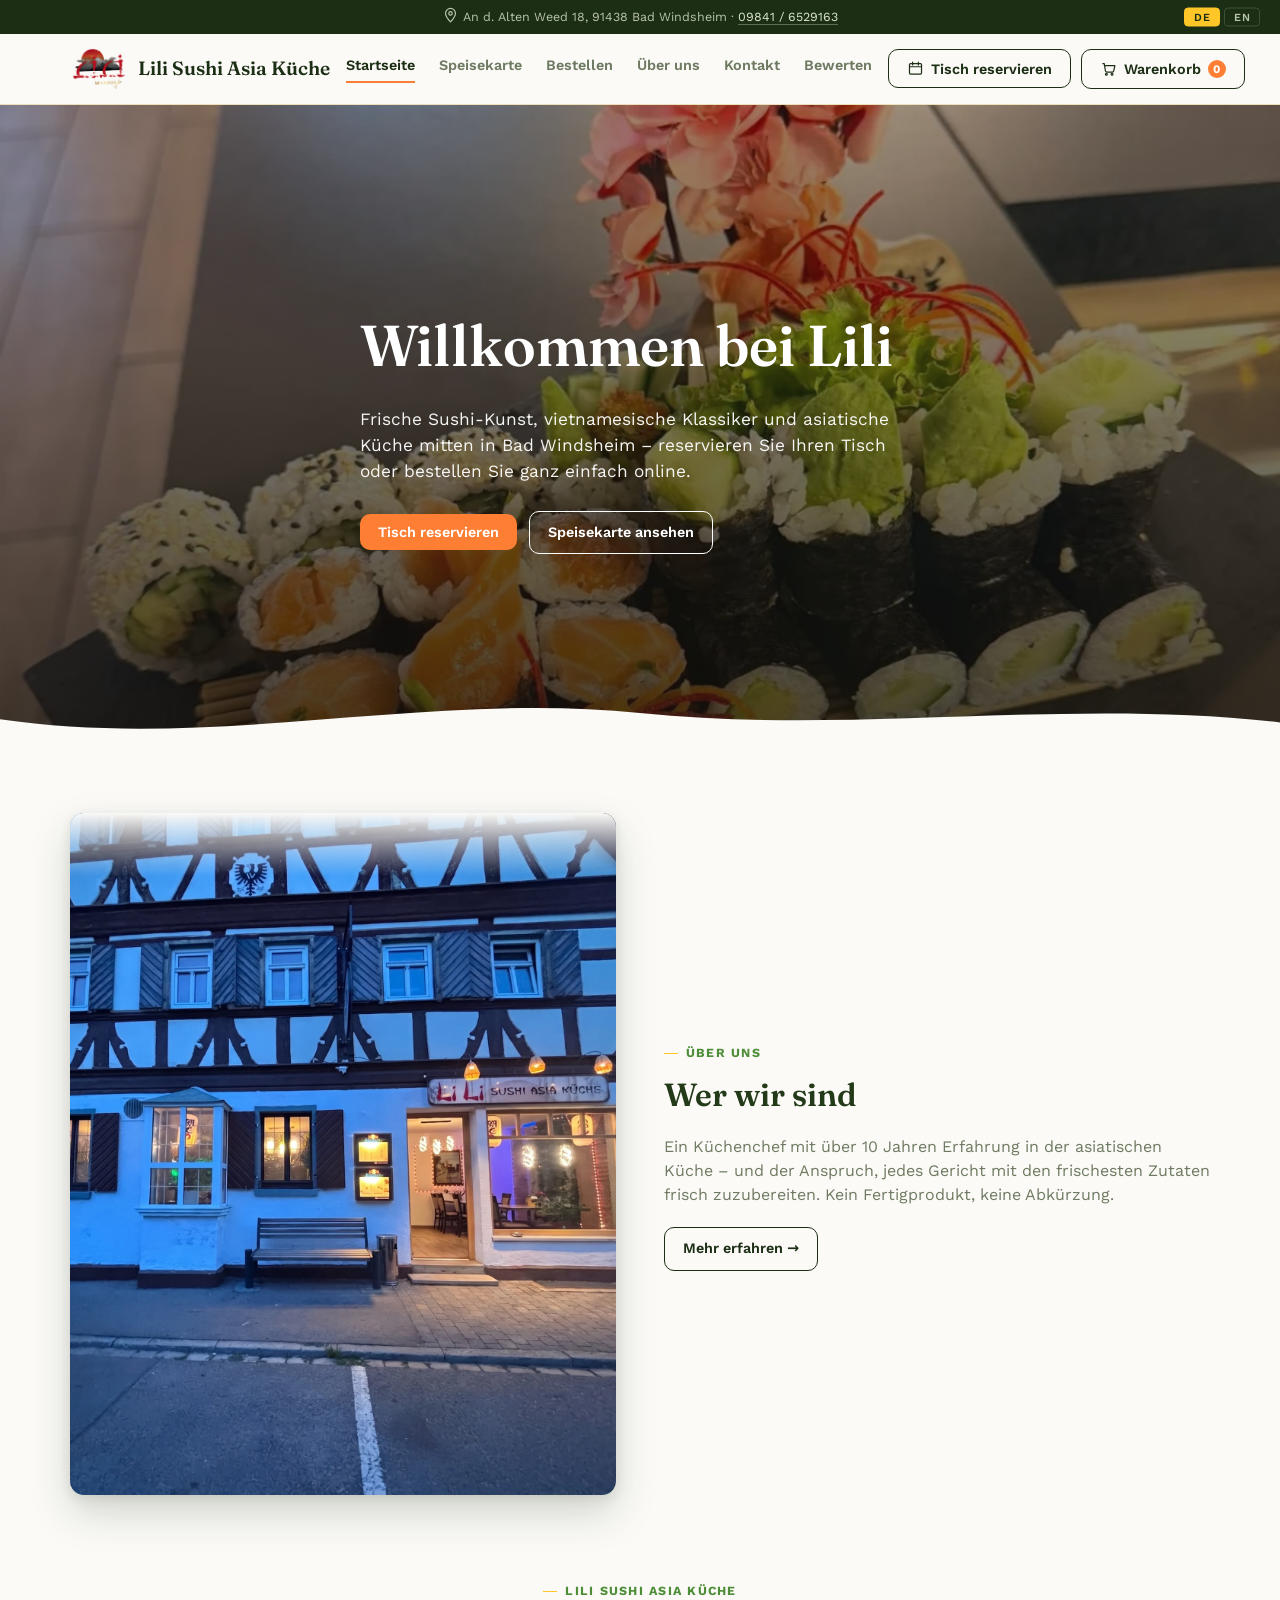
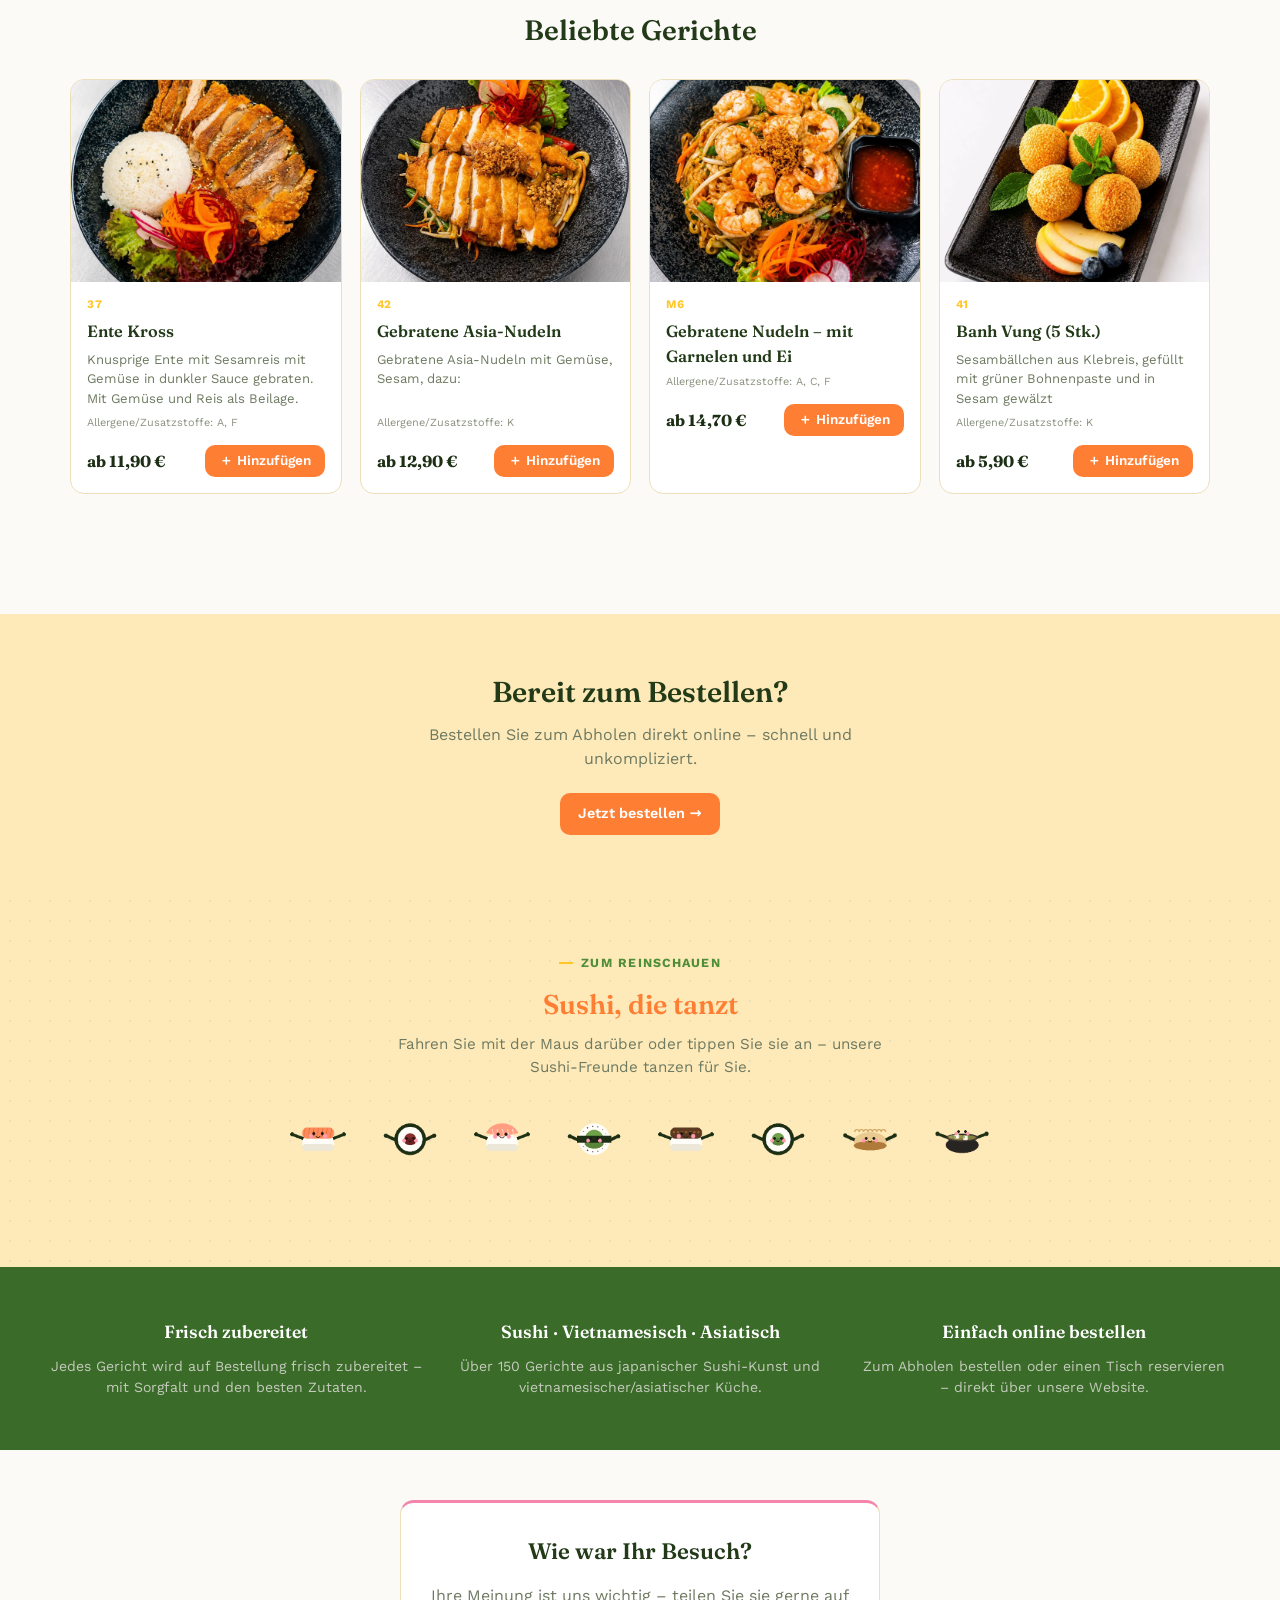
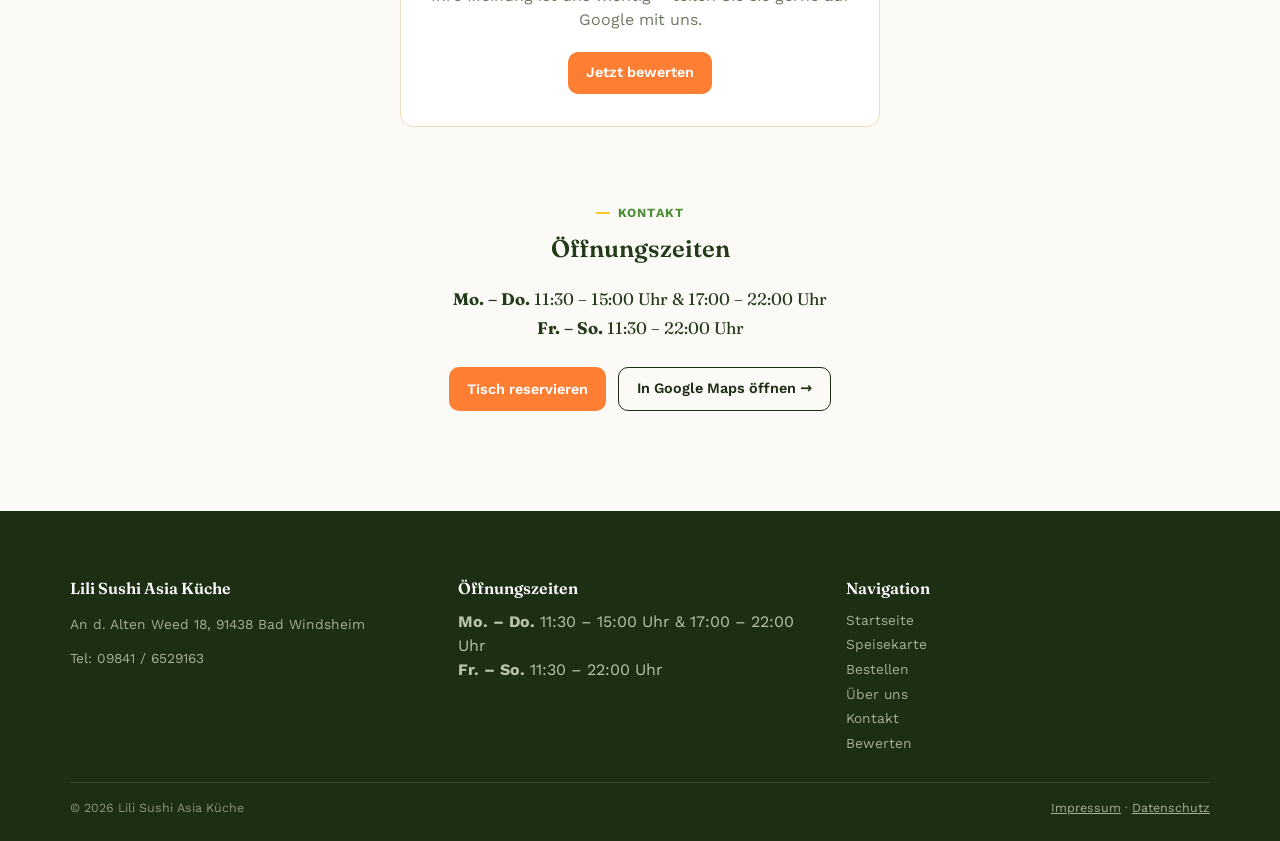
<file: index.html>
<!doctype html>
<html lang="de">
<head>
<meta charset="UTF-8">
<meta name="viewport" content="width=device-width, initial-scale=1">
<title>Lili Sushi Asia Küche – Bad Windsheim</title>
<meta name="description" content="Lili Sushi Asia Küche in Bad Windsheim – Sushi, Vietnamesische & Asiatische Küche. Online bestellen oder Tisch reservieren per WhatsApp.">
<link rel="icon" href="images/logo.png">
<link rel="preload" as="image" href="images/hero/lili-sakura-platte.webp">
<link rel="stylesheet" href="css/styles.css">
</head>
<body>

<div class="topbar">
  <span><svg class="icon" viewBox="0 0 24 24"><path d="M12 21s7-7.58 7-12A7 7 0 0 0 5 9c0 4.42 7 12 7 12z"/><circle cx="12" cy="9" r="2.4"/></svg> <span data-restaurant-address>An d. Alten Weed 18, 91438 Bad Windsheim</span><span class="topbar__sep"> · </span><a class="topbar__phone" href="tel:+4998416529163" data-restaurant-phone>09841 / 6529163</a></span>
  <span class="lang-switch">
    <button data-lang-switch="de">DE</button>
    <button data-lang-switch="en">EN</button>
  </span>
</div>

<header class="site-header">
  <div class="site-header__inner">
    <a href="index.html" class="brand">
      <img src="images/logo.png" alt="Lili Sushi Asia Küche Logo">
      <span data-restaurant-name>Lili Sushi Asia Küche</span>
    </a>
    <nav class="site-nav">
      <a href="index.html" class="active" data-i18n="nav_home">Startseite</a>
      <a href="speisekarte.html" data-i18n="nav_menu">Speisekarte</a>
      <a href="bestellen.html" data-i18n="order">Bestellen</a>
      <a href="ueber-uns.html" data-i18n="nav_about">Über uns</a>
      <a href="kontakt.html" data-i18n="nav_contact">Kontakt</a>
      <a href="#" data-review-link target="_blank" rel="noopener" data-i18n="nav_reviews">Bewerten</a>
    </nav>
    <div class="header-actions">
      <button class="btn btn-outline" data-open-reservation><span class="label"><svg class="icon" viewBox="0 0 24 24"><rect x="3.5" y="5" width="17" height="15" rx="1.5"/><path d="M3.5 9.5h17M8 3v4M16 3v4"/></svg> </span><span data-i18n="reserve_table">Tisch reservieren</span></button>
      <button class="btn btn-cart" data-open-cart><svg class="icon" viewBox="0 0 24 24"><path d="M4 5h2l1.6 10.2a2 2 0 0 0 2 1.8h7.8a2 2 0 0 0 2-1.6L21 8H6.2"/><circle cx="9" cy="20" r="1.3"/><circle cx="17" cy="20" r="1.3"/></svg> <span class="label" data-i18n="cart">Warenkorb</span> <span class="cart-count">0</span></button>
      <button class="lang-toggle-mobile" id="langToggleMobile" data-lang-toggle aria-label="Sprache wechseln"><span class="lang-toggle-mobile__opt" data-opt="de">DE</span><span class="lang-toggle-mobile__opt" data-opt="en">EN</span></button>
    </div>
  </div>
</header>

<section class="hero" id="homeHero" style="background-image:url('images/hero/lili-sakura-platte.webp');background-position:50% 50%;">
  <video class="hero__video" id="heroVideo" src="videos/landingpage_lili_web_video.mp4" poster="images/hero/lili-sakura-platte.webp" muted loop playsinline preload="none"></video>
  <span class="hero__video-hint" id="heroVideoHint">
    <svg class="icon" viewBox="0 0 24 24"><circle cx="12" cy="12" r="9.5"/><path d="M10 8.6v6.8l6-3.4-6-3.4z" fill="currentColor" stroke="none"/></svg>
    <span data-i18n="hero_video_hint">Video ansehen</span>
  </span>
  <div class="hero__content">
    <h1 data-i18n="hero_title">Willkommen bei Lili</h1>
    <p data-i18n="hero_text">Frische Sushi-Kunst, vietnamesische Klassiker und asiatische Küche mitten in Bad Windsheim – für hier oder zum Mitnehmen.</p>
    <div class="hero__actions">
      <button class="btn btn-cta" data-open-reservation data-i18n="reserve_table">Tisch reservieren</button>
      <a href="speisekarte.html" class="btn btn-outline" data-i18n="view_menu">Speisekarte ansehen</a>
    </div>
  </div>
</section>

<section class="about-preview">
  <div class="container about-preview__grid">
    <div class="about-preview__photo reveal">
      <img src="images/ueber-uns/aussenansicht.webp" alt="Außenansicht von Lili Sushi Asia Küche in Bad Windsheim" loading="lazy">
    </div>
    <div class="about-preview__text reveal reveal-delay-1">
      <div class="eyebrow" data-i18n="about_eyebrow">Über uns</div>
      <h2 data-i18n="about_home_title">Wer wir sind</h2>
      <p data-i18n="about_home_text">Ein Küchenchef mit über 10 Jahren Erfahrung in der asiatischen Küche – und der Anspruch, jedes Gericht mit den frischesten Zutaten frisch zuzubereiten. Kein Fertigprodukt, keine Abkürzung.</p>
      <a href="ueber-uns.html" class="btn btn-outline" data-i18n="learn_more">Mehr erfahren →</a>
    </div>
  </div>
</section>

<section class="featured-dishes">
  <div class="container">
    <div class="eyebrow reveal" data-i18n="featured_eyebrow">Lili Sushi Asia Küche</div>
    <h2 class="menu-section__title reveal" data-i18n="featured_title">Beliebte Gerichte</h2>
    <div class="menu-grid reveal reveal-delay-1" id="featuredDishes"></div>
  </div>
</section>

<section class="order-cta reveal">
  <div class="container">
    <h2 data-i18n="order_cta_title">Bereit zum Bestellen?</h2>
    <p data-i18n="order_cta_text">Bestellen Sie zum Abholen direkt online – schnell und unkompliziert.</p>
    <a href="bestellen.html" class="btn btn-cta" data-i18n="order_cta_button">Jetzt bestellen →</a>
  </div>
</section>

<section class="sushi-dance reveal">
  <div class="container sushi-dance__intro">
    <div class="eyebrow" data-i18n="sushi_dance_eyebrow">Zum Reinschauen</div>
    <h3 data-i18n="sushi_dance_title">Sushi, die tanzt</h3>
    <p data-i18n="sushi_dance_text">Fahren Sie mit der Maus über unsere Sushi-Freunde – sie tanzen für Sie.</p>
  </div>
  <div class="sushi-dance__stage" id="sushiDanceStage"></div>
</section>

<section class="highlight-strip">
  <div class="highlight-strip__grid">
    <div class="reveal">
      <h3 data-i18n="highlight1_title">Frisch zubereitet</h3>
      <p data-i18n="highlight1_text">Jedes Gericht wird auf Bestellung frisch zubereitet – mit Sorgfalt und den besten Zutaten.</p>
    </div>
    <div class="reveal reveal-delay-1">
      <h3 data-i18n="highlight2_title">Sushi · Vietnamesisch · Asiatisch</h3>
      <p data-i18n="highlight2_text">Über 150 Gerichte aus japanischer Sushi-Kunst und vietnamesischer/asiatischer Küche.</p>
    </div>
    <div class="reveal reveal-delay-2">
      <h3 data-i18n="highlight3_title">Bestellung per WhatsApp</h3>
      <p data-i18n="highlight3_text">Schnell und unkompliziert: bestellen oder Tisch reservieren direkt per WhatsApp.</p>
    </div>
  </div>
</section>

<section class="review-cta">
  <div class="review-cta__card reveal">
    <h2 data-i18n="review_title">Wie war Ihr Besuch?</h2>
    <p data-i18n="review_text">Ihre Meinung ist uns wichtig – teilen Sie sie gerne auf Google mit uns.</p>
    <a href="#" class="btn btn-cta" data-review-link target="_blank" rel="noopener" data-i18n="review_cta">Jetzt bewerten</a>
  </div>
</section>

<section class="hours-section">
  <div class="hours-section__inner reveal">
    <div class="eyebrow" data-i18n="hours_eyebrow">Kontakt</div>
    <h2 data-i18n="hours_title">Öffnungszeiten</h2>
    <div class="opening-hours-block" data-opening-hours></div>
    <div class="hours-section__actions">
      <button class="btn btn-cta" data-open-reservation data-i18n="reserve_table">Tisch reservieren</button>
      <a href="#" class="btn btn-outline" data-maps-link target="_blank" rel="noopener" data-i18n="kontakt_open_maps">In Google Maps öffnen →</a>
    </div>
  </div>
</section>

<footer class="site-footer">
  <div class="container">
    <div class="footer-grid">
      <div>
        <h4 data-restaurant-name>Lili Sushi Asia Küche</h4>
        <p data-restaurant-address>An d. Alten Weed 18, 91438 Bad Windsheim</p>
        <p>Tel: <span data-restaurant-phone>09841 / 6529163</span></p>
      </div>
      <div>
        <h4 data-i18n="opening_hours">Öffnungszeiten</h4>
        <div data-opening-hours></div>
      </div>
      <div>
        <h4 data-i18n="navigation">Navigation</h4>
        <a href="index.html" data-i18n="nav_home">Startseite</a>
        <a href="speisekarte.html" data-i18n="nav_menu">Speisekarte</a>
        <a href="bestellen.html" data-i18n="order">Bestellen</a>
        <a href="ueber-uns.html" data-i18n="nav_about">Über uns</a>
        <a href="kontakt.html" data-i18n="nav_contact">Kontakt</a>
        <a href="#" data-review-link target="_blank" rel="noopener" data-i18n="nav_reviews">Bewerten</a>
      </div>
    </div>
    <div class="footer-bottom">
      <span>© 2026 Lili Sushi Asia Küche</span>
      <span>
        <a href="impressum.html" data-i18n="legal_notice">Impressum</a> · <a href="datenschutz.html" data-i18n="privacy_policy">Datenschutz</a>
      </span>
    </div>
  </div>
</footer>

<!-- Cart drawer -->
<div class="drawer-overlay" id="drawerOverlay"></div>
<aside class="cart-drawer" id="cartDrawer">
  <div class="cart-drawer__header">
    <h3 data-i18n="cart">Warenkorb</h3>
    <button class="close-x" id="closeCartBtn" style="position:static;">✕</button>
  </div>
  <div class="cart-drawer__items" id="cartItems"></div>
  <div class="cart-drawer__footer">
    <div class="cart-total"><span data-i18n="total">Gesamt</span><span id="cartTotal">0,00 €</span></div>
    <button class="btn btn-cta" id="checkoutBtn" style="width:100%;" disabled data-i18n="order">Bestellen</button>
  </div>
</aside>

<!-- Order modal -->
<div class="overlay" id="orderOverlay">
  <div class="modal">
    <button class="close-x" id="closeOrderBtn">✕</button>
    <h3 data-i18n="order_modal_title">Bestellung abschließen</h3>
    <div class="sub" id="orderModalSub"></div>
    <form id="orderForm">
      <div class="field-group">
        <label for="orderName" data-i18n="label_name">Name</label>
        <input type="text" id="orderName" required>
      </div>
      <div class="field-group">
        <label for="orderPhone" data-i18n="label_phone">Telefonnummer</label>
        <input type="tel" id="orderPhone" required>
      </div>
      <div class="field-group">
        <label for="orderPickupTime" data-i18n="label_pickup_time">Abholzeit</label>
        <input type="time" id="orderPickupTime" required>
      </div>
      <div class="modal-actions">
        <button type="submit" class="btn btn-cta" style="width:100%;" data-i18n="send_whatsapp">Absenden</button>
      </div>
    </form>
  </div>
</div>

<!-- Reservation modal -->
<div class="overlay" id="reservationOverlay">
  <div class="modal">
    <button class="close-x" id="closeReservationBtn">✕</button>
    <h3 data-i18n="reservation_modal_title">Tisch reservieren</h3>
    <div class="sub" id="reservationModalSub"></div>
    <form id="reservationForm">
      <div class="field-group">
        <label for="resName" data-i18n="label_name">Name</label>
        <input type="text" id="resName" required>
      </div>
      <div class="field-group">
        <label for="resPhone" data-i18n="label_phone">Telefonnummer</label>
        <input type="tel" id="resPhone" required>
      </div>
      <div class="field-group">
        <label for="resDate" data-i18n="label_date">Datum</label>
        <input type="date" id="resDate" required>
      </div>
      <div class="field-group">
        <label for="resTime" data-i18n="label_time">Uhrzeit</label>
        <input type="time" id="resTime" required>
      </div>
      <div class="field-group">
        <label for="resPax" data-i18n="label_pax">Anzahl Personen</label>
        <input type="tel" inputmode="numeric" pattern="[0-9]*" maxlength="2" id="resPax" required>
      </div>
      <div class="field-group">
        <label for="resNotes" data-i18n="label_notes">Anmerkung (optional)</label>
        <textarea id="resNotes"></textarea>
      </div>
      <div class="modal-actions">
        <button type="submit" class="btn btn-cta" style="width:100%;" data-i18n="send_whatsapp">Absenden</button>
      </div>
    </form>
  </div>
</div>

<!-- Result modal (success or error after sending) -->
<div class="overlay" id="confirmOverlay">
  <div class="modal confirm-modal">
    <button class="close-x" id="closeConfirmBtn">✕</button>
    <div class="confirm-modal__icon" id="confirmIcon">✓</div>
    <h3 id="confirmTitle"></h3>
    <div class="confirm-modal__details" id="confirmDetails"></div>
    <div class="confirm-modal__note" id="confirmNote" data-i18n="confirm_pending_note">Noch nicht abgeschlossen.</div>
    <div class="modal-actions" style="flex-direction:column;">
      <button id="confirmRetryBtn" class="btn btn-cta" style="display:none;" data-i18n="retry_button">Erneut versuchen</button>
      <button id="confirmOkBtn" class="btn btn-outline" data-i18n="ok_button">OK</button>
    </div>
  </div>
</div>

<div class="toast" id="toast"></div>

<script type="module" src="js/app.js"></script>
</body>
</html>
</file>
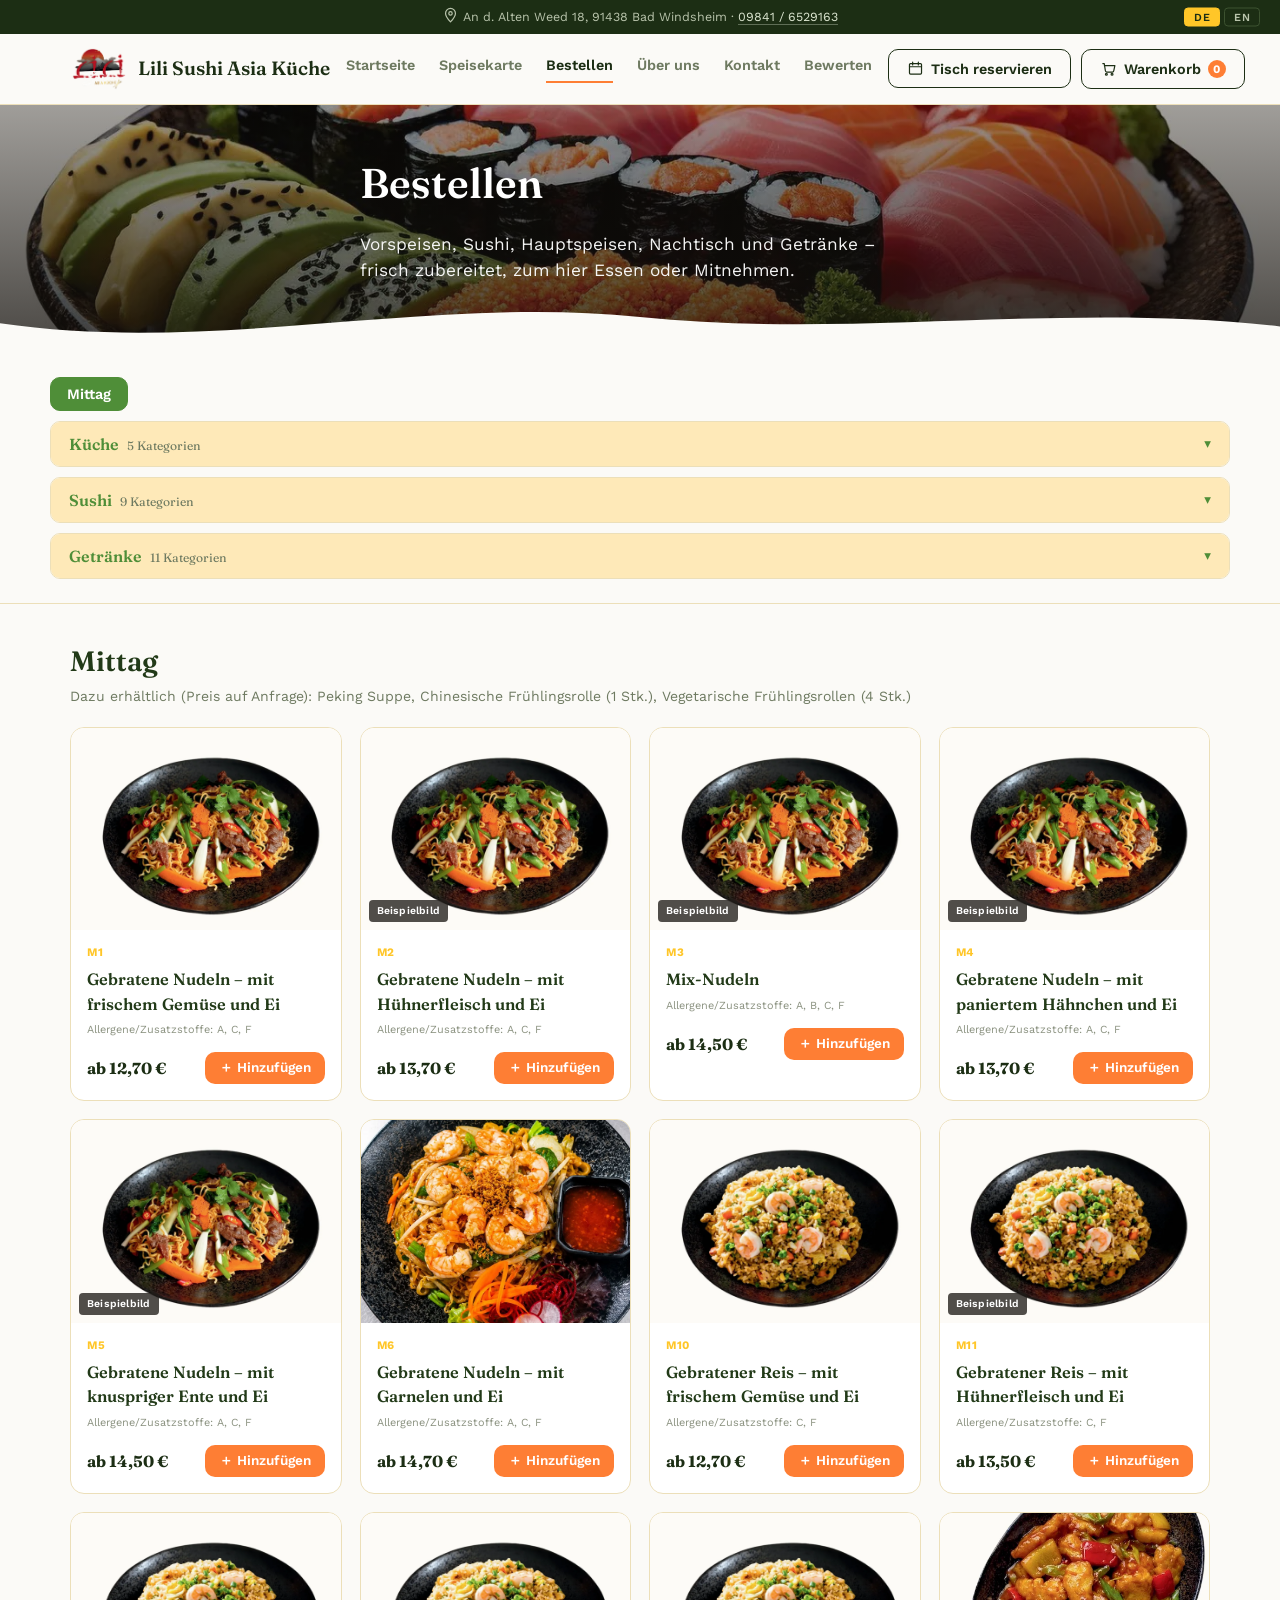
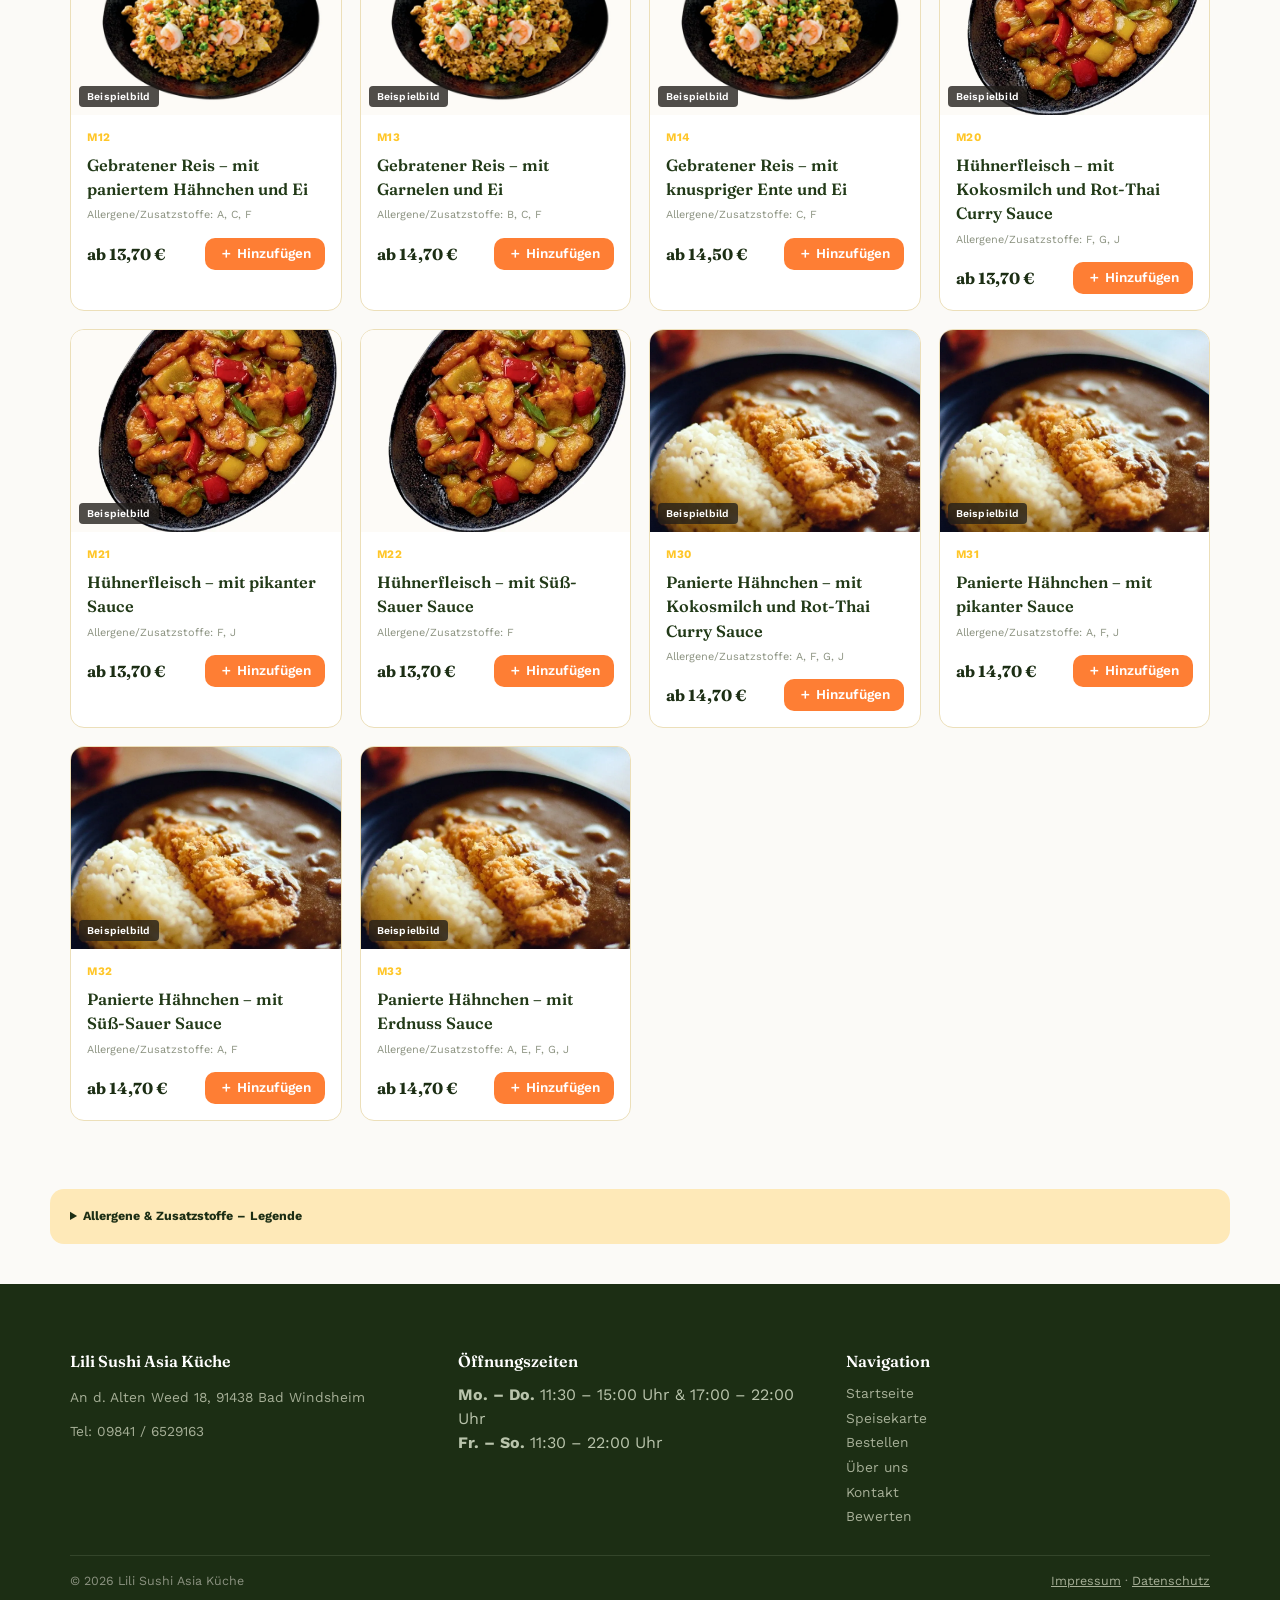
<file: bestellen.html>
<!doctype html>
<html lang="de">
<head>
<meta charset="UTF-8">
<meta name="viewport" content="width=device-width, initial-scale=1">
<title>Bestellen – Lili Sushi Asia Küche</title>
<meta name="description" content="Online zum Abholen bestellen bei Lili Sushi Asia Küche in Bad Windsheim – Vorspeisen, Sushi, Hauptspeisen, Getränke und mehr.">
<link rel="icon" href="images/logo.png">
<link rel="stylesheet" href="css/styles.css">
</head>
<body>

<div class="topbar">
  <span><svg class="icon" viewBox="0 0 24 24"><path d="M12 21s7-7.58 7-12A7 7 0 0 0 5 9c0 4.42 7 12 7 12z"/><circle cx="12" cy="9" r="2.4"/></svg> <span data-restaurant-address>An d. Alten Weed 18, 91438 Bad Windsheim</span><span class="topbar__sep"> · </span><a class="topbar__phone" href="tel:+4998416529163" data-restaurant-phone>09841 / 6529163</a></span>
  <span class="lang-switch">
    <button data-lang-switch="de">DE</button>
    <button data-lang-switch="en">EN</button>
  </span>
</div>

<header class="site-header">
  <div class="site-header__inner">
    <a href="index.html" class="brand">
      <img src="images/logo.png" alt="Lili Sushi Asia Küche Logo">
      <span data-restaurant-name>Lili Sushi Asia Küche</span>
    </a>
    <nav class="site-nav">
      <a href="index.html" data-i18n="nav_home">Startseite</a>
      <a href="speisekarte.html" data-i18n="nav_menu">Speisekarte</a>
      <a href="bestellen.html" class="active" data-i18n="order">Bestellen</a>
      <a href="ueber-uns.html" data-i18n="nav_about">Über uns</a>
      <a href="kontakt.html" data-i18n="nav_contact">Kontakt</a>
      <a href="#" data-review-link target="_blank" rel="noopener" data-i18n="nav_reviews">Bewerten</a>
    </nav>
    <div class="header-actions">
      <button class="btn btn-outline" data-open-reservation><span class="label"><svg class="icon" viewBox="0 0 24 24"><rect x="3.5" y="5" width="17" height="15" rx="1.5"/><path d="M3.5 9.5h17M8 3v4M16 3v4"/></svg> </span><span data-i18n="reserve_table">Tisch reservieren</span></button>
      <button class="btn btn-cart" data-open-cart><svg class="icon" viewBox="0 0 24 24"><path d="M4 5h2l1.6 10.2a2 2 0 0 0 2 1.8h7.8a2 2 0 0 0 2-1.6L21 8H6.2"/><circle cx="9" cy="20" r="1.3"/><circle cx="17" cy="20" r="1.3"/></svg> <span class="label" data-i18n="cart">Warenkorb</span> <span class="cart-count">0</span></button>
      <button class="lang-toggle-mobile" id="langToggleMobile" data-lang-toggle aria-label="Sprache wechseln"><span class="lang-toggle-mobile__opt" data-opt="de">DE</span><span class="lang-toggle-mobile__opt" data-opt="en">EN</span></button>
    </div>
  </div>
</header>

<section class="hero" style="min-height:28vh;background-image:url('images/lili-menue/lili-menue-platte.webp');">
  <div class="hero__content" style="padding:36px 20px;">
    <h1 style="font-size:clamp(1.8rem,4vw,2.6rem);" data-i18n="order">Bestellen</h1>
    <p data-i18n="menu_hero_text">Vorspeisen, Sushi, Hauptspeisen, Nachtisch und Getränke – frisch zubereitet, zum hier Essen oder Mitnehmen.</p>
  </div>
</section>

<nav class="category-nav" id="categoryNav"></nav>

<main id="menuMain"></main>

<footer class="site-footer">
  <div class="container">
    <div class="footer-grid">
      <div>
        <h4 data-restaurant-name>Lili Sushi Asia Küche</h4>
        <p data-restaurant-address>An d. Alten Weed 18, 91438 Bad Windsheim</p>
        <p>Tel: <span data-restaurant-phone>09841 / 6529163</span></p>
      </div>
      <div>
        <h4 data-i18n="opening_hours">Öffnungszeiten</h4>
        <div data-opening-hours></div>
      </div>
      <div>
        <h4 data-i18n="navigation">Navigation</h4>
        <a href="index.html" data-i18n="nav_home">Startseite</a>
        <a href="speisekarte.html" data-i18n="nav_menu">Speisekarte</a>
        <a href="bestellen.html" data-i18n="order">Bestellen</a>
        <a href="ueber-uns.html" data-i18n="nav_about">Über uns</a>
        <a href="kontakt.html" data-i18n="nav_contact">Kontakt</a>
        <a href="#" data-review-link target="_blank" rel="noopener" data-i18n="nav_reviews">Bewerten</a>
      </div>
    </div>
    <div class="footer-bottom">
      <span>© 2026 Lili Sushi Asia Küche</span>
      <span>
        <a href="impressum.html" data-i18n="legal_notice">Impressum</a> · <a href="datenschutz.html" data-i18n="privacy_policy">Datenschutz</a>
      </span>
    </div>
  </div>
</footer>

<!-- Variation modal -->
<div class="overlay" id="variationOverlay">
  <div class="modal">
    <button class="close-x" id="closeVariationBtn">✕</button>
    <h3 id="variationTitle"></h3>
    <div class="sub" id="variationSub"></div>
    <div class="field-group">
      <label data-i18n="please_choose">Bitte auswählen</label>
      <div class="option-list" id="variationList"></div>
    </div>
    <div class="modal-actions">
      <button class="btn btn-cta" id="confirmVariationBtn" style="width:100%;" data-i18n="confirm_add_to_cart">Zum Warenkorb hinzufügen</button>
    </div>
  </div>
</div>

<!-- Cart drawer -->
<div class="drawer-overlay" id="drawerOverlay"></div>
<aside class="cart-drawer" id="cartDrawer">
  <div class="cart-drawer__header">
    <h3 data-i18n="cart">Warenkorb</h3>
    <button class="close-x" id="closeCartBtn" style="position:static;">✕</button>
  </div>
  <div class="cart-drawer__items" id="cartItems"></div>
  <div class="cart-drawer__footer">
    <div class="cart-total"><span data-i18n="total">Gesamt</span><span id="cartTotal">0,00 €</span></div>
    <button class="btn btn-cta" id="checkoutBtn" style="width:100%;" disabled data-i18n="order">Bestellen</button>
  </div>
</aside>

<!-- Order modal -->
<div class="overlay" id="orderOverlay">
  <div class="modal">
    <button class="close-x" id="closeOrderBtn">✕</button>
    <h3 data-i18n="order_modal_title">Bestellung abschließen</h3>
    <div class="sub" id="orderModalSub"></div>
    <form id="orderForm">
      <div class="field-group">
        <label for="orderName" data-i18n="label_name">Name</label>
        <input type="text" id="orderName" required>
      </div>
      <div class="field-group">
        <label for="orderPhone" data-i18n="label_phone">Telefonnummer</label>
        <input type="tel" id="orderPhone" required>
      </div>
      <div class="field-group">
        <label for="orderPickupTime" data-i18n="label_pickup_time">Abholzeit</label>
        <input type="time" id="orderPickupTime" required>
      </div>
      <div class="modal-actions">
        <button type="submit" class="btn btn-cta" style="width:100%;" data-i18n="send_whatsapp">Absenden</button>
      </div>
    </form>
  </div>
</div>

<!-- Reservation modal -->
<div class="overlay" id="reservationOverlay">
  <div class="modal">
    <button class="close-x" id="closeReservationBtn">✕</button>
    <h3 data-i18n="reservation_modal_title">Tisch reservieren</h3>
    <div class="sub" id="reservationModalSub"></div>
    <form id="reservationForm">
      <div class="field-group">
        <label for="resName" data-i18n="label_name">Name</label>
        <input type="text" id="resName" required>
      </div>
      <div class="field-group">
        <label for="resPhone" data-i18n="label_phone">Telefonnummer</label>
        <input type="tel" id="resPhone" required>
      </div>
      <div class="field-group">
        <label for="resDate" data-i18n="label_date">Datum</label>
        <input type="date" id="resDate" required>
      </div>
      <div class="field-group">
        <label for="resTime" data-i18n="label_time">Uhrzeit</label>
        <input type="time" id="resTime" required>
      </div>
      <div class="field-group">
        <label for="resPax" data-i18n="label_pax">Anzahl Personen</label>
        <input type="tel" inputmode="numeric" pattern="[0-9]*" maxlength="2" id="resPax" required>
      </div>
      <div class="field-group">
        <label for="resNotes" data-i18n="label_notes">Anmerkung (optional)</label>
        <textarea id="resNotes"></textarea>
      </div>
      <div class="modal-actions">
        <button type="submit" class="btn btn-cta" style="width:100%;" data-i18n="send_whatsapp">Absenden</button>
      </div>
    </form>
  </div>
</div>

<!-- Result modal (success or error after sending) -->
<div class="overlay" id="confirmOverlay">
  <div class="modal confirm-modal">
    <button class="close-x" id="closeConfirmBtn">✕</button>
    <div class="confirm-modal__icon" id="confirmIcon">✓</div>
    <h3 id="confirmTitle"></h3>
    <div class="confirm-modal__details" id="confirmDetails"></div>
    <div class="confirm-modal__note" id="confirmNote" data-i18n="confirm_pending_note">Noch nicht abgeschlossen.</div>
    <div class="modal-actions" style="flex-direction:column;">
      <button id="confirmRetryBtn" class="btn btn-cta" style="display:none;" data-i18n="retry_button">Erneut versuchen</button>
      <button id="confirmOkBtn" class="btn btn-outline" data-i18n="ok_button">OK</button>
    </div>
  </div>
</div>

<div class="scroll-fab" id="scrollFab">
  <button class="scroll-fab__cart" id="scrollFabCart" data-open-cart aria-label="Warenkorb">
    <svg class="icon" viewBox="0 0 24 24"><path d="M4 5h2l1.6 10.2a2 2 0 0 0 2 1.8h7.8a2 2 0 0 0 2-1.6L21 8H6.2"/><circle cx="9" cy="20" r="1.3"/><circle cx="17" cy="20" r="1.3"/></svg>
    <span class="cart-count">0</span>
  </button>
  <button class="scroll-fab__top" id="scrollFabTop" aria-label="Nach oben">
    <svg class="icon" viewBox="0 0 24 24"><path d="M12 19V5M5 12l7-7 7 7"/></svg>
  </button>
</div>

<div class="toast" id="toast"></div>

<script type="module" src="js/app.js"></script>
</body>
</html>
</file>
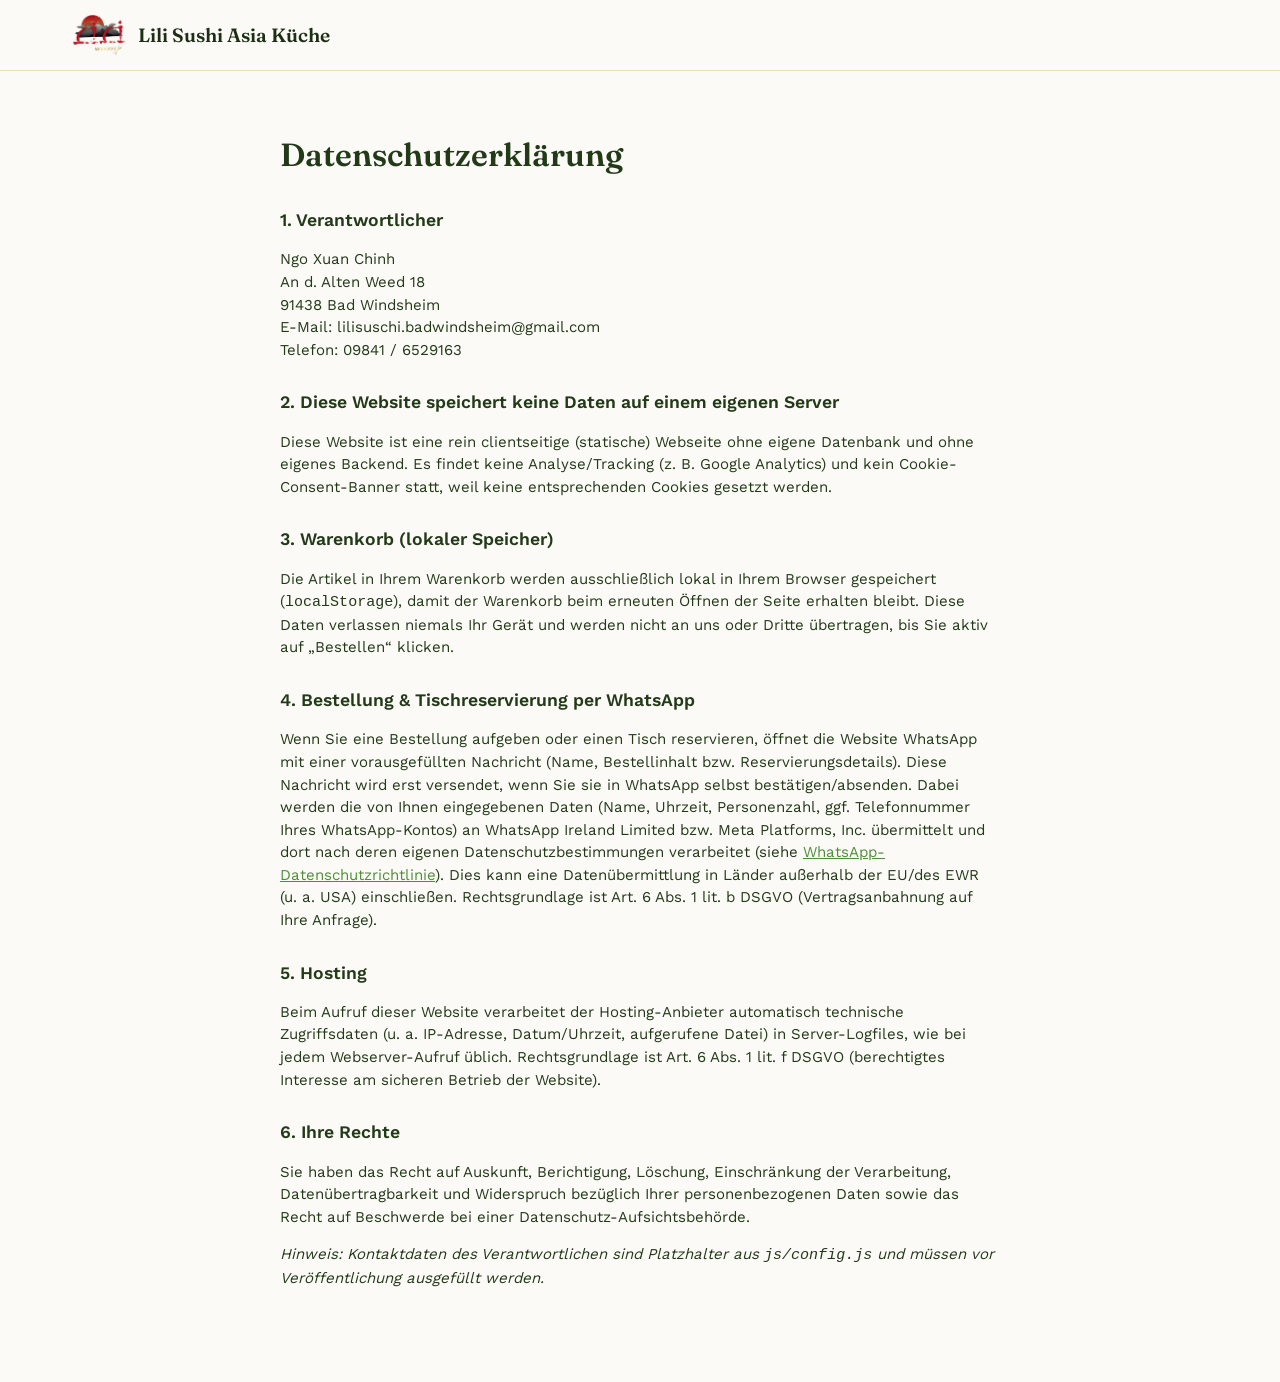
<file: datenschutz.html>
<!doctype html>
<html lang="de">
<head>
<meta charset="UTF-8">
<meta name="viewport" content="width=device-width, initial-scale=1">
<title>Datenschutzerklärung – Lili Sushi Asia Küche</title>
<link rel="icon" href="images/logo.png">
<link rel="stylesheet" href="css/styles.css">
</head>
<body>
<header class="site-header">
  <div class="site-header__inner">
    <a href="index.html" class="brand">
      <img src="images/logo.png" alt="Lili Sushi Asia Küche Logo">
      <span data-restaurant-name>Lili Sushi Asia Küche</span>
    </a>
  </div>
</header>

<div class="legal-page">
  <h1>Datenschutzerklärung</h1>

  <h2>1. Verantwortlicher</h2>
  <p id="responsibleBlock"></p>

  <h2>2. Diese Website speichert keine Daten auf einem eigenen Server</h2>
  <p>Diese Website ist eine rein clientseitige (statische) Webseite ohne eigene Datenbank und ohne eigenes Backend.
  Es findet keine Analyse/Tracking (z. B. Google Analytics) und kein Cookie-Consent-Banner statt, weil keine
  entsprechenden Cookies gesetzt werden.</p>

  <h2>3. Warenkorb (lokaler Speicher)</h2>
  <p>Die Artikel in Ihrem Warenkorb werden ausschließlich lokal in Ihrem Browser gespeichert (<code>localStorage</code>),
  damit der Warenkorb beim erneuten Öffnen der Seite erhalten bleibt. Diese Daten verlassen niemals Ihr Gerät und
  werden nicht an uns oder Dritte übertragen, bis Sie aktiv auf „Bestellen“ klicken.</p>

  <h2>4. Bestellung &amp; Tischreservierung per WhatsApp</h2>
  <p>Wenn Sie eine Bestellung aufgeben oder einen Tisch reservieren, öffnet die Website WhatsApp mit einer
  vorausgefüllten Nachricht (Name, Bestellinhalt bzw. Reservierungsdetails). Diese Nachricht wird erst versendet,
  wenn Sie sie in WhatsApp selbst bestätigen/absenden. Dabei werden die von Ihnen eingegebenen Daten
  (Name, Uhrzeit, Personenzahl, ggf. Telefonnummer Ihres WhatsApp-Kontos) an WhatsApp Ireland Limited bzw.
  Meta Platforms, Inc. übermittelt und dort nach deren eigenen Datenschutzbestimmungen verarbeitet
  (siehe <a href="https://www.whatsapp.com/legal/privacy-policy" target="_blank" rel="noopener">WhatsApp-Datenschutzrichtlinie</a>).
  Dies kann eine Datenübermittlung in Länder außerhalb der EU/des EWR (u. a. USA) einschließen.
  Rechtsgrundlage ist Art. 6 Abs. 1 lit. b DSGVO (Vertragsanbahnung auf Ihre Anfrage).</p>

  <h2>5. Hosting</h2>
  <p>Beim Aufruf dieser Website verarbeitet der Hosting-Anbieter automatisch technische Zugriffsdaten
  (u. a. IP-Adresse, Datum/Uhrzeit, aufgerufene Datei) in Server-Logfiles, wie bei jedem Webserver-Aufruf üblich.
  Rechtsgrundlage ist Art. 6 Abs. 1 lit. f DSGVO (berechtigtes Interesse am sicheren Betrieb der Website).</p>

  <h2>6. Ihre Rechte</h2>
  <p>Sie haben das Recht auf Auskunft, Berichtigung, Löschung, Einschränkung der Verarbeitung, Datenübertragbarkeit
  und Widerspruch bezüglich Ihrer personenbezogenen Daten sowie das Recht auf Beschwerde bei einer
  Datenschutz-Aufsichtsbehörde.</p>

  <p><em>Hinweis: Kontaktdaten des Verantwortlichen sind Platzhalter aus <code>js/config.js</code> und müssen vor
  Veröffentlichung ausgefüllt werden.</em></p>
</div>

<script type="module">
import { CONFIG } from "./js/config.js";
const l = CONFIG.legal;
document.getElementById("responsibleBlock").innerHTML =
  `${l.ownerName}<br>${l.street}<br>${l.zip} ${l.city}<br>E-Mail: ${l.email}<br>Telefon: ${l.phone}`;
</script>
</body>
</html>
</file>
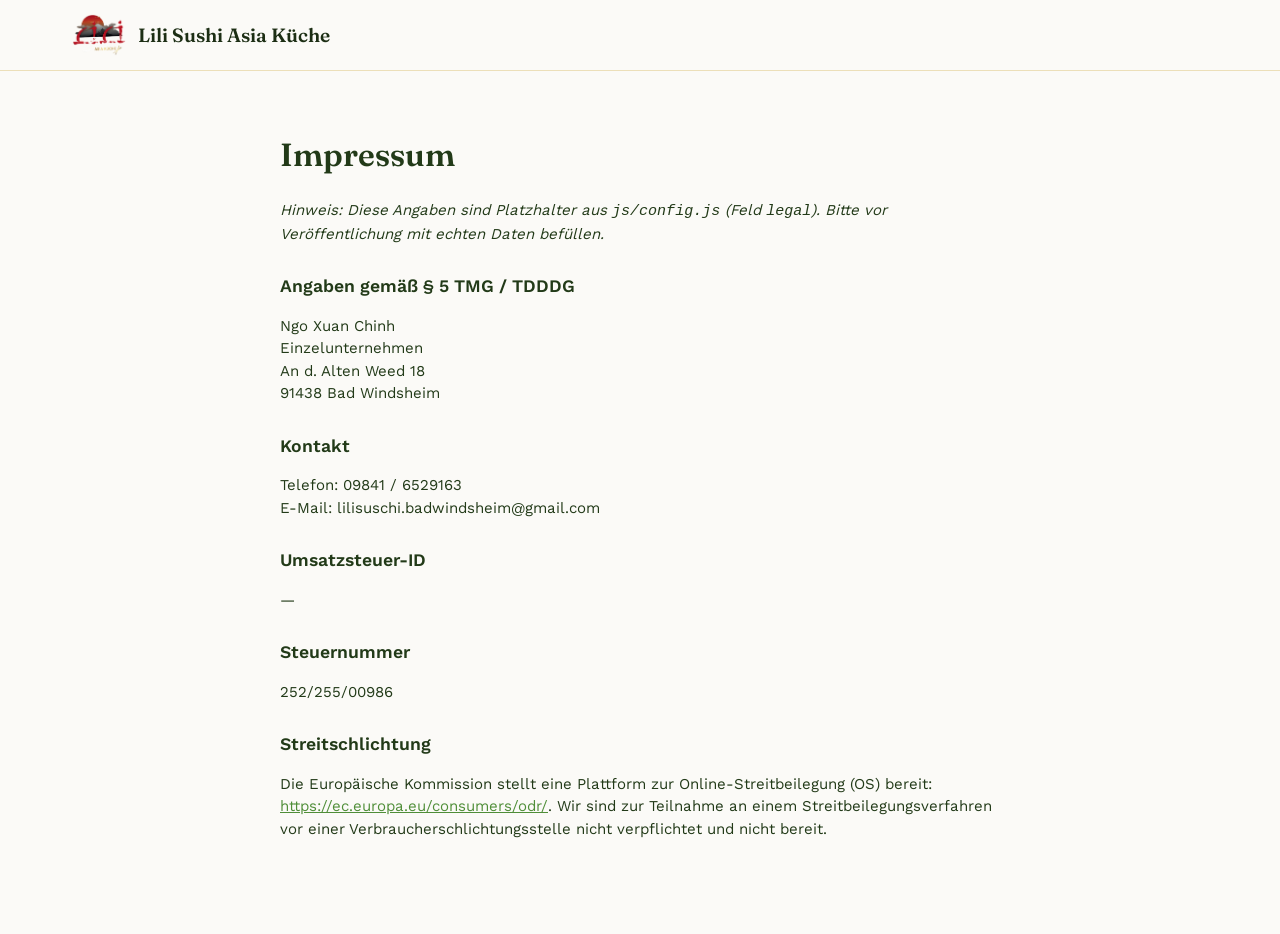
<file: impressum.html>
<!doctype html>
<html lang="de">
<head>
<meta charset="UTF-8">
<meta name="viewport" content="width=device-width, initial-scale=1">
<title>Impressum – Lili Sushi Asia Küche</title>
<link rel="icon" href="images/logo.png">
<link rel="stylesheet" href="css/styles.css">
</head>
<body>
<header class="site-header">
  <div class="site-header__inner">
    <a href="index.html" class="brand">
      <img src="images/logo.png" alt="Lili Sushi Asia Küche Logo">
      <span data-restaurant-name>Lili Sushi Asia Küche</span>
    </a>
  </div>
</header>

<div class="legal-page">
  <h1>Impressum</h1>
  <p><em>Hinweis: Diese Angaben sind Platzhalter aus <code>js/config.js</code> (Feld <code>legal</code>). Bitte vor Veröffentlichung mit echten Daten befüllen.</em></p>

  <h2>Angaben gemäß § 5 TMG / TDDDG</h2>
  <p id="legalBlock"></p>

  <h2>Kontakt</h2>
  <p id="contactBlock"></p>

  <h2>Umsatzsteuer-ID</h2>
  <p id="vatBlock"></p>

  <h2>Steuernummer</h2>
  <p id="taxBlock"></p>

  <h2>Streitschlichtung</h2>
  <p>Die Europäische Kommission stellt eine Plattform zur Online-Streitbeilegung (OS) bereit:
  <a href="https://ec.europa.eu/consumers/odr/" target="_blank" rel="noopener">https://ec.europa.eu/consumers/odr/</a>.
  Wir sind zur Teilnahme an einem Streitbeilegungsverfahren vor einer Verbraucherschlichtungsstelle nicht verpflichtet und nicht bereit.</p>
</div>

<script type="module">
import { CONFIG } from "./js/config.js";
const l = CONFIG.legal;
document.getElementById("legalBlock").innerHTML =
  `${l.ownerName}<br>${l.legalForm}<br>${l.street}<br>${l.zip} ${l.city}` +
  (l.tradeRegister ? `<br>${l.tradeRegister}` : "") +
  (l.responsiblePerson ? `<br>Verantwortlich für den Inhalt: ${l.responsiblePerson}` : "");
document.getElementById("contactBlock").innerHTML = `Telefon: ${l.phone}<br>E-Mail: ${l.email}`;
document.getElementById("vatBlock").textContent = l.vatId || "—";
document.getElementById("taxBlock").textContent = l.taxNumber || "—";
</script>
</body>
</html>
</file>
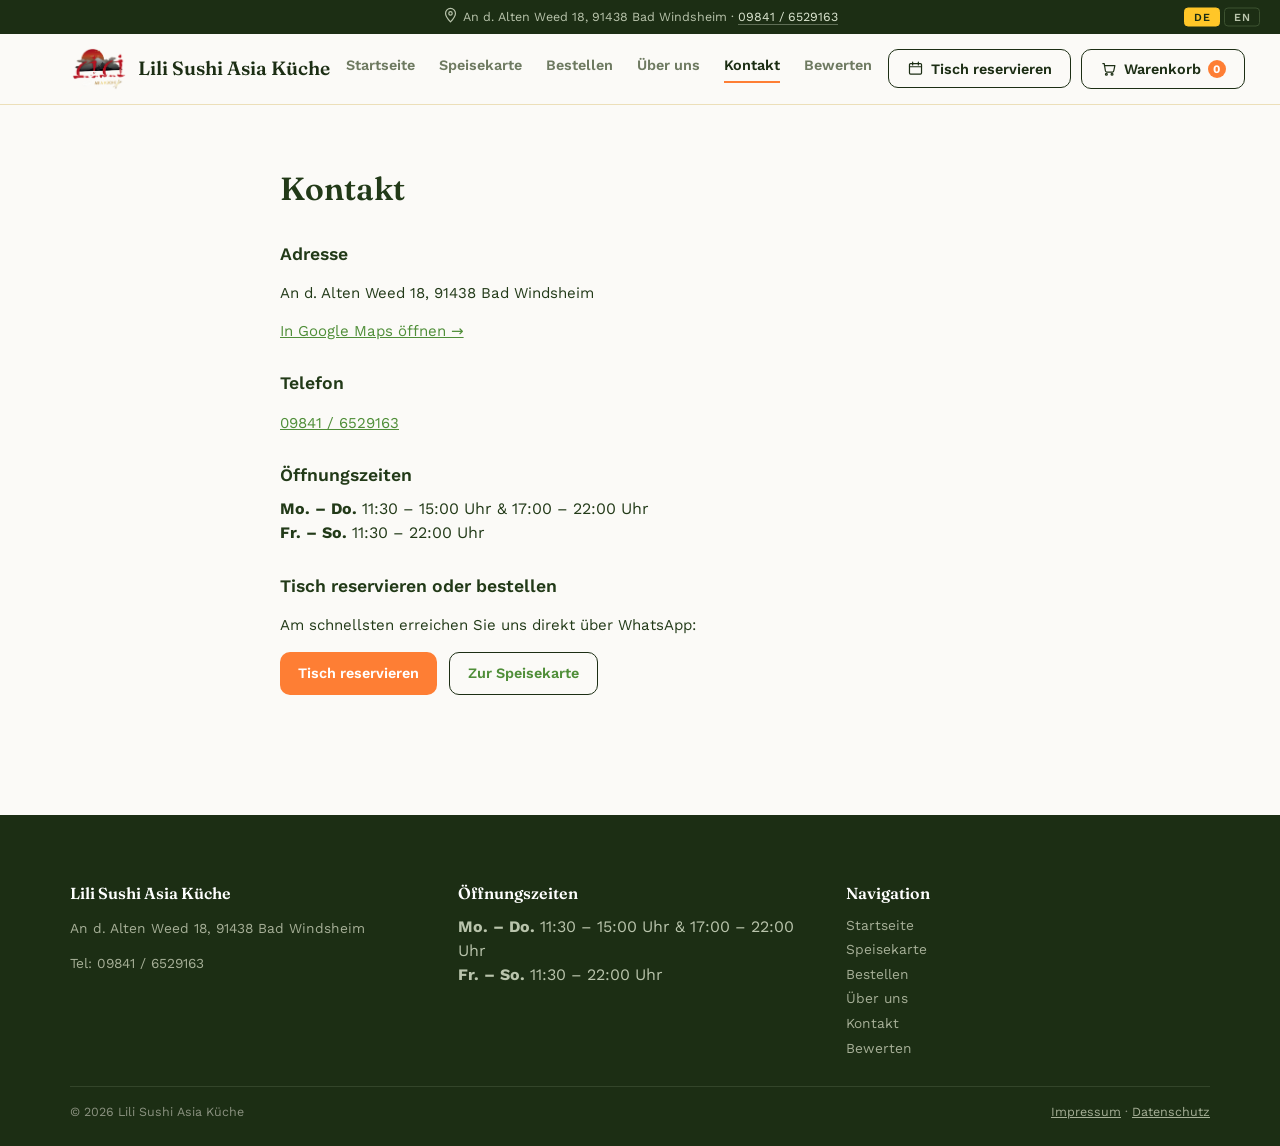
<file: kontakt.html>
<!doctype html>
<html lang="de">
<head>
<meta charset="UTF-8">
<meta name="viewport" content="width=device-width, initial-scale=1">
<title>Kontakt – Lili Sushi Asia Küche</title>
<link rel="icon" href="images/logo.png">
<link rel="stylesheet" href="css/styles.css">
</head>
<body>

<div class="topbar">
  <span><svg class="icon" viewBox="0 0 24 24"><path d="M12 21s7-7.58 7-12A7 7 0 0 0 5 9c0 4.42 7 12 7 12z"/><circle cx="12" cy="9" r="2.4"/></svg> <span data-restaurant-address>An d. Alten Weed 18, 91438 Bad Windsheim</span><span class="topbar__sep"> · </span><a class="topbar__phone" href="tel:+4998416529163" data-restaurant-phone>09841 / 6529163</a></span>
  <span class="lang-switch">
    <button data-lang-switch="de">DE</button>
    <button data-lang-switch="en">EN</button>
  </span>
</div>

<header class="site-header">
  <div class="site-header__inner">
    <a href="index.html" class="brand">
      <img src="images/logo.png" alt="Lili Sushi Asia Küche Logo">
      <span data-restaurant-name>Lili Sushi Asia Küche</span>
    </a>
    <nav class="site-nav">
      <a href="index.html" data-i18n="nav_home">Startseite</a>
      <a href="speisekarte.html" data-i18n="nav_menu">Speisekarte</a>
      <a href="bestellen.html" data-i18n="order">Bestellen</a>
      <a href="ueber-uns.html" data-i18n="nav_about">Über uns</a>
      <a href="kontakt.html" class="active" data-i18n="nav_contact">Kontakt</a>
      <a href="#" data-review-link target="_blank" rel="noopener" data-i18n="nav_reviews">Bewerten</a>
    </nav>
    <div class="header-actions">
      <button class="btn btn-outline" data-open-reservation><span class="label"><svg class="icon" viewBox="0 0 24 24"><rect x="3.5" y="5" width="17" height="15" rx="1.5"/><path d="M3.5 9.5h17M8 3v4M16 3v4"/></svg> </span><span data-i18n="reserve_table">Tisch reservieren</span></button>
      <button class="btn btn-cart" data-open-cart><svg class="icon" viewBox="0 0 24 24"><path d="M4 5h2l1.6 10.2a2 2 0 0 0 2 1.8h7.8a2 2 0 0 0 2-1.6L21 8H6.2"/><circle cx="9" cy="20" r="1.3"/><circle cx="17" cy="20" r="1.3"/></svg> <span class="label" data-i18n="cart">Warenkorb</span> <span class="cart-count">0</span></button>
      <button class="lang-toggle-mobile" id="langToggleMobile" data-lang-toggle aria-label="Sprache wechseln"><span class="lang-toggle-mobile__opt" data-opt="de">DE</span><span class="lang-toggle-mobile__opt" data-opt="en">EN</span></button>
    </div>
  </div>
</header>

<div class="legal-page">
  <h1 data-i18n="kontakt_title">Kontakt</h1>

  <h2 data-i18n="kontakt_address">Adresse</h2>
  <p data-restaurant-address>An d. Alten Weed 18, 91438 Bad Windsheim</p>
  <p><a id="mapsLink" href="#" target="_blank" rel="noopener" data-i18n="kontakt_open_maps">In Google Maps öffnen →</a></p>

  <h2 data-i18n="kontakt_phone">Telefon</h2>
  <p><a id="phoneLink" href="#" data-restaurant-phone>09841 / 6529163</a></p>

  <h2 data-i18n="opening_hours">Öffnungszeiten</h2>
  <div data-opening-hours></div>

  <h2 data-i18n="kontakt_order_title">Tisch reservieren oder bestellen</h2>
  <p data-i18n="kontakt_order_text">Am schnellsten erreichen Sie uns direkt über WhatsApp:</p>
  <div style="display:flex;gap:12px;flex-wrap:wrap;margin-top:12px;">
    <button class="btn btn-cta" data-open-reservation data-i18n="reserve_table">Tisch reservieren</button>
    <a href="speisekarte.html" class="btn btn-outline" data-i18n="to_menu">Zur Speisekarte</a>
  </div>
</div>

<footer class="site-footer">
  <div class="container">
    <div class="footer-grid">
      <div>
        <h4 data-restaurant-name>Lili Sushi Asia Küche</h4>
        <p data-restaurant-address>An d. Alten Weed 18, 91438 Bad Windsheim</p>
        <p>Tel: <span data-restaurant-phone>09841 / 6529163</span></p>
      </div>
      <div>
        <h4 data-i18n="opening_hours">Öffnungszeiten</h4>
        <div data-opening-hours></div>
      </div>
      <div>
        <h4 data-i18n="navigation">Navigation</h4>
        <a href="index.html" data-i18n="nav_home">Startseite</a>
        <a href="speisekarte.html" data-i18n="nav_menu">Speisekarte</a>
        <a href="bestellen.html" data-i18n="order">Bestellen</a>
        <a href="ueber-uns.html" data-i18n="nav_about">Über uns</a>
        <a href="kontakt.html" data-i18n="nav_contact">Kontakt</a>
        <a href="#" data-review-link target="_blank" rel="noopener" data-i18n="nav_reviews">Bewerten</a>
      </div>
    </div>
    <div class="footer-bottom">
      <span>© 2026 Lili Sushi Asia Küche</span>
      <span>
        <a href="impressum.html" data-i18n="legal_notice">Impressum</a> · <a href="datenschutz.html" data-i18n="privacy_policy">Datenschutz</a>
      </span>
    </div>
  </div>
</footer>

<!-- Cart drawer -->
<div class="drawer-overlay" id="drawerOverlay"></div>
<aside class="cart-drawer" id="cartDrawer">
  <div class="cart-drawer__header">
    <h3 data-i18n="cart">Warenkorb</h3>
    <button class="close-x" id="closeCartBtn" style="position:static;">✕</button>
  </div>
  <div class="cart-drawer__items" id="cartItems"></div>
  <div class="cart-drawer__footer">
    <div class="cart-total"><span data-i18n="total">Gesamt</span><span id="cartTotal">0,00 €</span></div>
    <button class="btn btn-cta" id="checkoutBtn" style="width:100%;" disabled data-i18n="order">Bestellen</button>
  </div>
</aside>

<!-- Order modal -->
<div class="overlay" id="orderOverlay">
  <div class="modal">
    <button class="close-x" id="closeOrderBtn">✕</button>
    <h3 data-i18n="order_modal_title">Bestellung abschließen</h3>
    <div class="sub" id="orderModalSub"></div>
    <form id="orderForm">
      <div class="field-group">
        <label for="orderName" data-i18n="label_name">Name</label>
        <input type="text" id="orderName" required>
      </div>
      <div class="field-group">
        <label for="orderPhone" data-i18n="label_phone">Telefonnummer</label>
        <input type="tel" id="orderPhone" required>
      </div>
      <div class="field-group">
        <label for="orderPickupTime" data-i18n="label_pickup_time">Abholzeit</label>
        <input type="time" id="orderPickupTime" required>
      </div>
      <div class="modal-actions">
        <button type="submit" class="btn btn-cta" style="width:100%;" data-i18n="send_whatsapp">Absenden</button>
      </div>
    </form>
  </div>
</div>

<!-- Reservation modal -->
<div class="overlay" id="reservationOverlay">
  <div class="modal">
    <button class="close-x" id="closeReservationBtn">✕</button>
    <h3 data-i18n="reservation_modal_title">Tisch reservieren</h3>
    <div class="sub" id="reservationModalSub"></div>
    <form id="reservationForm">
      <div class="field-group">
        <label for="resName" data-i18n="label_name">Name</label>
        <input type="text" id="resName" required>
      </div>
      <div class="field-group">
        <label for="resPhone" data-i18n="label_phone">Telefonnummer</label>
        <input type="tel" id="resPhone" required>
      </div>
      <div class="field-group">
        <label for="resDate" data-i18n="label_date">Datum</label>
        <input type="date" id="resDate" required>
      </div>
      <div class="field-group">
        <label for="resTime" data-i18n="label_time">Uhrzeit</label>
        <input type="time" id="resTime" required>
      </div>
      <div class="field-group">
        <label for="resPax" data-i18n="label_pax">Anzahl Personen</label>
        <input type="tel" inputmode="numeric" pattern="[0-9]*" maxlength="2" id="resPax" required>
      </div>
      <div class="field-group">
        <label for="resNotes" data-i18n="label_notes">Anmerkung (optional)</label>
        <textarea id="resNotes"></textarea>
      </div>
      <div class="modal-actions">
        <button type="submit" class="btn btn-cta" style="width:100%;" data-i18n="send_whatsapp">Absenden</button>
      </div>
    </form>
  </div>
</div>

<!-- Result modal (success or error after sending) -->
<div class="overlay" id="confirmOverlay">
  <div class="modal confirm-modal">
    <button class="close-x" id="closeConfirmBtn">✕</button>
    <div class="confirm-modal__icon" id="confirmIcon">✓</div>
    <h3 id="confirmTitle"></h3>
    <div class="confirm-modal__details" id="confirmDetails"></div>
    <div class="confirm-modal__note" id="confirmNote" data-i18n="confirm_pending_note">Noch nicht abgeschlossen.</div>
    <div class="modal-actions" style="flex-direction:column;">
      <button id="confirmRetryBtn" class="btn btn-cta" style="display:none;" data-i18n="retry_button">Erneut versuchen</button>
      <button id="confirmOkBtn" class="btn btn-outline" data-i18n="ok_button">OK</button>
    </div>
  </div>
</div>

<div class="toast" id="toast"></div>

<script type="module" src="js/app.js"></script>
</body>
</html>
</file>
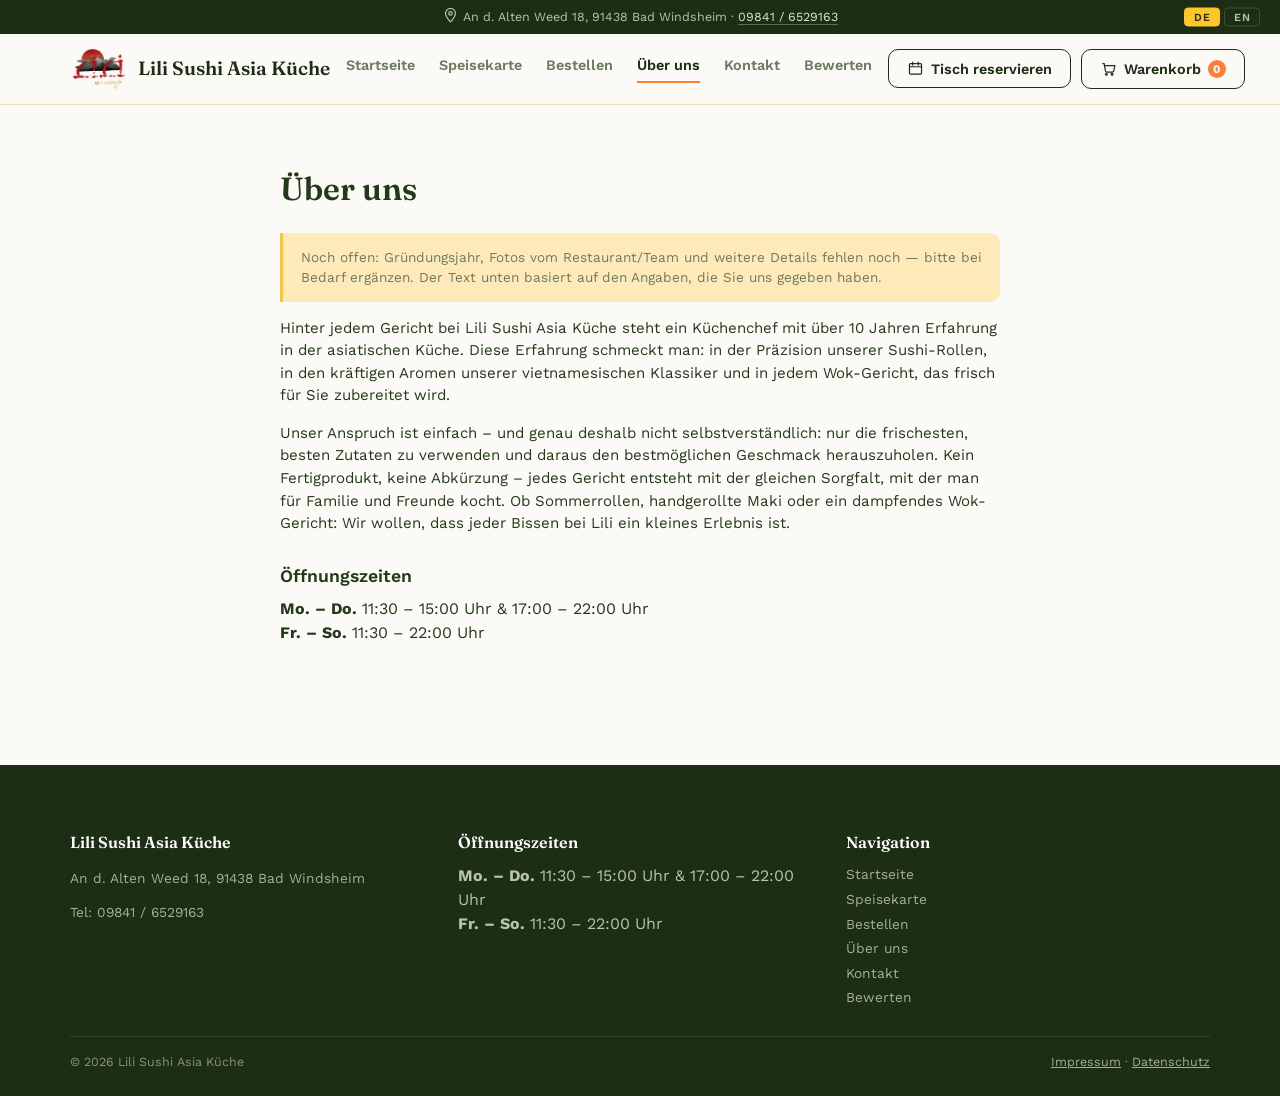
<file: ueber-uns.html>
<!doctype html>
<html lang="de">
<head>
<meta charset="UTF-8">
<meta name="viewport" content="width=device-width, initial-scale=1">
<title>Über uns – Lili Sushi Asia Küche</title>
<link rel="icon" href="images/logo.png">
<link rel="stylesheet" href="css/styles.css">
</head>
<body>

<div class="topbar">
  <span><svg class="icon" viewBox="0 0 24 24"><path d="M12 21s7-7.58 7-12A7 7 0 0 0 5 9c0 4.42 7 12 7 12z"/><circle cx="12" cy="9" r="2.4"/></svg> <span data-restaurant-address>An d. Alten Weed 18, 91438 Bad Windsheim</span><span class="topbar__sep"> · </span><a class="topbar__phone" href="tel:+4998416529163" data-restaurant-phone>09841 / 6529163</a></span>
  <span class="lang-switch">
    <button data-lang-switch="de">DE</button>
    <button data-lang-switch="en">EN</button>
  </span>
</div>

<header class="site-header">
  <div class="site-header__inner">
    <a href="index.html" class="brand">
      <img src="images/logo.png" alt="Lili Sushi Asia Küche Logo">
      <span data-restaurant-name>Lili Sushi Asia Küche</span>
    </a>
    <nav class="site-nav">
      <a href="index.html" data-i18n="nav_home">Startseite</a>
      <a href="speisekarte.html" data-i18n="nav_menu">Speisekarte</a>
      <a href="bestellen.html" data-i18n="order">Bestellen</a>
      <a href="ueber-uns.html" class="active" data-i18n="nav_about">Über uns</a>
      <a href="kontakt.html" data-i18n="nav_contact">Kontakt</a>
      <a href="#" data-review-link target="_blank" rel="noopener" data-i18n="nav_reviews">Bewerten</a>
    </nav>
    <div class="header-actions">
      <button class="btn btn-outline" data-open-reservation><span class="label"><svg class="icon" viewBox="0 0 24 24"><rect x="3.5" y="5" width="17" height="15" rx="1.5"/><path d="M3.5 9.5h17M8 3v4M16 3v4"/></svg> </span><span data-i18n="reserve_table">Tisch reservieren</span></button>
      <button class="btn btn-cart" data-open-cart><svg class="icon" viewBox="0 0 24 24"><path d="M4 5h2l1.6 10.2a2 2 0 0 0 2 1.8h7.8a2 2 0 0 0 2-1.6L21 8H6.2"/><circle cx="9" cy="20" r="1.3"/><circle cx="17" cy="20" r="1.3"/></svg> <span class="label" data-i18n="cart">Warenkorb</span> <span class="cart-count">0</span></button>
      <button class="lang-toggle-mobile" id="langToggleMobile" data-lang-toggle aria-label="Sprache wechseln"><span class="lang-toggle-mobile__opt" data-opt="de">DE</span><span class="lang-toggle-mobile__opt" data-opt="en">EN</span></button>
    </div>
  </div>
</header>

<div class="legal-page">
  <h1 data-i18n="about_title">Über uns</h1>

  <p style="background:var(--paper-dim);border-left:3px solid var(--gold);border-radius:0 var(--radius-sm) var(--radius-sm) 0;padding:14px 18px;font-size:0.85rem;color:var(--text-light);" data-i18n="about_notice">
    Noch offen: Gründungsjahr, Fotos vom Restaurant/Team und weitere Details fehlen noch —
    bitte bei Bedarf ergänzen. Der Text unten basiert auf den Angaben, die Sie uns gegeben haben.
  </p>

  <p data-i18n="about_p1">
    Hinter jedem Gericht bei Lili Sushi Asia Küche steht ein Küchenchef mit
    über 10 Jahren Erfahrung in der asiatischen Küche. Diese Erfahrung schmeckt man: in der Präzision unserer
    Sushi-Rollen, in den kräftigen Aromen unserer vietnamesischen Klassiker und in jedem Wok-Gericht, das frisch
    für Sie zubereitet wird.
  </p>

  <p data-i18n="about_p2">
    Unser Anspruch ist einfach – und genau deshalb nicht selbstverständlich: nur die frischesten, besten Zutaten
    zu verwenden und daraus den bestmöglichen Geschmack herauszuholen. Kein Fertigprodukt, keine Abkürzung –
    jedes Gericht entsteht mit der gleichen Sorgfalt, mit der man für Familie und Freunde kocht. Ob Sommerrollen,
    handgerollte Maki oder ein dampfendes Wok-Gericht: Wir wollen, dass jeder Bissen bei Lili ein kleines
    Erlebnis ist.
  </p>

  <h2 data-i18n="opening_hours">Öffnungszeiten</h2>
  <div data-opening-hours></div>
</div>

<footer class="site-footer">
  <div class="container">
    <div class="footer-grid">
      <div>
        <h4 data-restaurant-name>Lili Sushi Asia Küche</h4>
        <p data-restaurant-address>An d. Alten Weed 18, 91438 Bad Windsheim</p>
        <p>Tel: <span data-restaurant-phone>09841 / 6529163</span></p>
      </div>
      <div>
        <h4 data-i18n="opening_hours">Öffnungszeiten</h4>
        <div data-opening-hours></div>
      </div>
      <div>
        <h4 data-i18n="navigation">Navigation</h4>
        <a href="index.html" data-i18n="nav_home">Startseite</a>
        <a href="speisekarte.html" data-i18n="nav_menu">Speisekarte</a>
        <a href="bestellen.html" data-i18n="order">Bestellen</a>
        <a href="ueber-uns.html" data-i18n="nav_about">Über uns</a>
        <a href="kontakt.html" data-i18n="nav_contact">Kontakt</a>
        <a href="#" data-review-link target="_blank" rel="noopener" data-i18n="nav_reviews">Bewerten</a>
      </div>
    </div>
    <div class="footer-bottom">
      <span>© 2026 Lili Sushi Asia Küche</span>
      <span>
        <a href="impressum.html" data-i18n="legal_notice">Impressum</a> · <a href="datenschutz.html" data-i18n="privacy_policy">Datenschutz</a>
      </span>
    </div>
  </div>
</footer>

<!-- Cart drawer -->
<div class="drawer-overlay" id="drawerOverlay"></div>
<aside class="cart-drawer" id="cartDrawer">
  <div class="cart-drawer__header">
    <h3 data-i18n="cart">Warenkorb</h3>
    <button class="close-x" id="closeCartBtn" style="position:static;">✕</button>
  </div>
  <div class="cart-drawer__items" id="cartItems"></div>
  <div class="cart-drawer__footer">
    <div class="cart-total"><span data-i18n="total">Gesamt</span><span id="cartTotal">0,00 €</span></div>
    <button class="btn btn-cta" id="checkoutBtn" style="width:100%;" disabled data-i18n="order">Bestellen</button>
  </div>
</aside>

<!-- Order modal -->
<div class="overlay" id="orderOverlay">
  <div class="modal">
    <button class="close-x" id="closeOrderBtn">✕</button>
    <h3 data-i18n="order_modal_title">Bestellung abschließen</h3>
    <div class="sub" id="orderModalSub"></div>
    <form id="orderForm">
      <div class="field-group">
        <label for="orderName" data-i18n="label_name">Name</label>
        <input type="text" id="orderName" required>
      </div>
      <div class="field-group">
        <label for="orderPhone" data-i18n="label_phone">Telefonnummer</label>
        <input type="tel" id="orderPhone" required>
      </div>
      <div class="field-group">
        <label for="orderPickupTime" data-i18n="label_pickup_time">Abholzeit</label>
        <input type="time" id="orderPickupTime" required>
      </div>
      <div class="modal-actions">
        <button type="submit" class="btn btn-cta" style="width:100%;" data-i18n="send_whatsapp">Absenden</button>
      </div>
    </form>
  </div>
</div>

<!-- Reservation modal -->
<div class="overlay" id="reservationOverlay">
  <div class="modal">
    <button class="close-x" id="closeReservationBtn">✕</button>
    <h3 data-i18n="reservation_modal_title">Tisch reservieren</h3>
    <div class="sub" id="reservationModalSub"></div>
    <form id="reservationForm">
      <div class="field-group">
        <label for="resName" data-i18n="label_name">Name</label>
        <input type="text" id="resName" required>
      </div>
      <div class="field-group">
        <label for="resPhone" data-i18n="label_phone">Telefonnummer</label>
        <input type="tel" id="resPhone" required>
      </div>
      <div class="field-group">
        <label for="resDate" data-i18n="label_date">Datum</label>
        <input type="date" id="resDate" required>
      </div>
      <div class="field-group">
        <label for="resTime" data-i18n="label_time">Uhrzeit</label>
        <input type="time" id="resTime" required>
      </div>
      <div class="field-group">
        <label for="resPax" data-i18n="label_pax">Anzahl Personen</label>
        <input type="tel" inputmode="numeric" pattern="[0-9]*" maxlength="2" id="resPax" required>
      </div>
      <div class="field-group">
        <label for="resNotes" data-i18n="label_notes">Anmerkung (optional)</label>
        <textarea id="resNotes"></textarea>
      </div>
      <div class="modal-actions">
        <button type="submit" class="btn btn-cta" style="width:100%;" data-i18n="send_whatsapp">Absenden</button>
      </div>
    </form>
  </div>
</div>

<!-- Result modal (success or error after sending) -->
<div class="overlay" id="confirmOverlay">
  <div class="modal confirm-modal">
    <button class="close-x" id="closeConfirmBtn">✕</button>
    <div class="confirm-modal__icon" id="confirmIcon">✓</div>
    <h3 id="confirmTitle"></h3>
    <div class="confirm-modal__details" id="confirmDetails"></div>
    <div class="confirm-modal__note" id="confirmNote" data-i18n="confirm_pending_note">Noch nicht abgeschlossen.</div>
    <div class="modal-actions" style="flex-direction:column;">
      <button id="confirmRetryBtn" class="btn btn-cta" style="display:none;" data-i18n="retry_button">Erneut versuchen</button>
      <button id="confirmOkBtn" class="btn btn-outline" data-i18n="ok_button">OK</button>
    </div>
  </div>
</div>

<div class="toast" id="toast"></div>

<script type="module" src="js/app.js"></script>
</body>
</html>
</file>
<file: css/styles.css>
@import url('../assets/fonts/fonts-face.css');

:root {
  /* Japanese Sushi palette: Evergreen, Crusta, Neon Gold, Lemon Sherbet,
     Extreme White, Charity Pink (used sparingly, one accent spot). */
  --paper: #FBFAF7;
  --paper-dim: #FEE9B8;
  --ink: #1C2E14;
  --ink-soft: #33501F;
  --moss: #4F8E38;
  --moss-dark: #3A6B29;
  --ember: #FE7E34;
  --ember-dark: #E2621B;
  --gold: #FFC628;
  --pink: #F485AD;
  --text: #223A18;
  --text-light: #6E7A61;
  --card-bg: #FFFFFF;
  --border: #ECDFB9;
  --radius: 14px;
  --radius-sm: 10px;
}

* { box-sizing: border-box; }
html { scroll-behavior: smooth; overflow-x: hidden; }
body {
  margin: 0;
  overflow-x: hidden;
  background: var(--paper);
  color: var(--text);
  font-family: 'Work Sans', system-ui, sans-serif;
  line-height: 1.5;
}
h1, h2, h3, .display {
  font-family: 'Fraunces', Georgia, serif;
  font-weight: 600;
  font-optical-sizing: auto;
  margin: 0;
  text-wrap: balance;
}
img { max-width: 100%; display: block; }
button { font-family: inherit; cursor: pointer; }
a { color: inherit; }

.container { max-width: 1180px; margin: 0 auto; padding: 0 20px; }

/* ---------- Top info bar ---------- */
.topbar {
  background: var(--ink);
  color: #B9C4AC;
  font-size: 0.78rem;
  padding: 7px 20px;
  display: flex;
  align-items: center;
  justify-content: center;
  gap: 16px;
  flex-wrap: wrap;
  position: relative;
}
.topbar a { color: #DCE6D1; text-decoration: none; border-bottom: 1px solid rgba(220,230,209,.35); }
.lang-switch { display: flex; gap: 4px; position: absolute; right: 20px; top: 50%; transform: translateY(-50%); }
.lang-switch button {
  border: 1px solid #3C5230;
  background: transparent;
  color: #B9C4AC;
  font-size: 0.68rem;
  font-weight: 600;
  letter-spacing: .04em;
  padding: 2px 9px;
  border-radius: 4px;
  cursor: pointer;
}
.lang-switch button.active { background: var(--gold); color: var(--ink); border-color: var(--gold); }
@media (max-width: 640px) {
  .topbar { justify-content: center; font-size: 0.7rem; gap: 8px; }
  .lang-switch { display: none; }
}

.lang-toggle-mobile {
  display: none;
  border: 1.5px solid var(--ink); background: transparent;
  padding: 3px; border-radius: var(--radius-sm);
  cursor: pointer; gap: 2px;
}
.lang-toggle-mobile__opt {
  font-size: 0.66rem; font-weight: 700; letter-spacing: .02em;
  color: var(--text-light); padding: 3px 7px; border-radius: 5px;
}
.lang-toggle-mobile__opt.is-active { background: var(--gold); color: var(--ink); }
@media (max-width: 640px) {
  .lang-toggle-mobile { display: inline-flex; align-items: center; }
}

/* ---------- Header ---------- */
.site-header {
  position: sticky;
  top: 0;
  z-index: 40;
  background: var(--paper);
  border-bottom: 1px solid var(--border);
}
.site-header__inner {
  display: flex;
  align-items: center;
  justify-content: space-between;
  padding: 12px 20px;
  max-width: 1180px;
  margin: 0 auto;
  gap: 16px;
}
.brand { display: flex; align-items: center; gap: 10px; text-decoration: none; flex-shrink: 0; }
.brand img { height: 46px; width: auto; }
.brand span { font-family: 'Fraunces', serif; font-weight: 600; font-size: 1.2rem; color: var(--ink); }
.site-nav { display: flex; gap: 24px; flex: 1; justify-content: center; }
.site-nav a {
  text-decoration: none;
  font-size: 0.9rem;
  font-weight: 600;
  color: var(--text-light);
  padding-bottom: 4px;
  border-bottom: 2px solid transparent;
  white-space: nowrap;
}
.site-nav a:hover { color: var(--ink); }
.site-nav a.active { color: var(--ink); border-bottom-color: var(--ember); }
.header-actions { display: flex; gap: 10px; align-items: center; flex-shrink: 0; }

@media (max-width: 900px) {
  .site-nav { display: none; }
}

.icon { width: 17px; height: 17px; flex-shrink: 0; stroke: currentColor; fill: none; stroke-width: 1.7; stroke-linecap: round; stroke-linejoin: round; vertical-align: -3px; }

.btn {
  border: none;
  border-radius: var(--radius-sm);
  padding: 10px 18px;
  font-weight: 600;
  font-size: 0.9rem;
  text-decoration: none;
  transition: transform .15s ease, background-color .15s ease;
  display: inline-flex;
  align-items: center;
  gap: 7px;
}
.btn:hover { transform: translateY(-1px); }
.btn-cta { background: var(--ember); color: #fff; }
.btn-cta:hover { background: var(--ember-dark); }
.btn-outline { background: transparent; border: 1.5px solid var(--ink); color: var(--ink); }
.btn-outline:hover { background: var(--ink); color: var(--paper); }
.btn-cart {
  background: transparent;
  border: 1.5px solid var(--ink);
  color: var(--ink);
  position: relative;
}
.btn-cart:hover { background: var(--ink); color: var(--paper); }
.cart-count {
  background: var(--ember);
  color: #fff;
  border-radius: 999px;
  font-size: 0.72rem;
  font-weight: 700;
  min-width: 18px;
  height: 18px;
  display: inline-flex;
  align-items: center;
  justify-content: center;
  padding: 0 4px;
}

/* ---------- Hero ---------- */
.hero {
  position: relative;
  z-index: 0;
  min-height: min(72vh, 680px);
  display: flex;
  align-items: center;
  color: #fff;
  background-size: cover;
  background-position: center;
  overflow: hidden;
}
.hero::before {
  content: "";
  position: absolute; inset: 0;
  background: linear-gradient(180deg, rgba(20,17,13,.4), rgba(20,17,13,.78));
}
.hero::after {
  content: "";
  position: absolute; left: 0; right: 0; bottom: -1px;
  height: clamp(46px, 7vh, 84px);
  background-image: url("data:image/svg+xml;utf8,<svg xmlns='http://www.w3.org/2000/svg' viewBox='0 0 1440 100' preserveAspectRatio='none'><path d='M0,45 C240,95 480,0 720,35 C960,70 1200,10 1440,50 L1440,100 L0,100 Z' fill='%23FBFAF7'/></svg>");
  background-size: 100% 100%;
  background-repeat: no-repeat;
}
.hero__video {
  position: absolute; inset: 0; z-index: -1;
  width: 100%; height: 100%; object-fit: cover;
  opacity: 0;
  transition: opacity .6s ease;
}
.hero.is-video-active .hero__video { opacity: 1; }
.hero__video-hint {
  position: absolute; z-index: 1; right: 20px; bottom: 20px;
  display: flex; align-items: center; gap: 7px;
  background: rgba(255,255,255,.12); backdrop-filter: blur(6px);
  border: 1px solid rgba(255,255,255,.35); border-radius: 999px;
  padding: 7px 14px; font-size: 0.8rem; font-weight: 600; color: #fff;
  opacity: .9; animation: heroHintPulse 2.6s ease-in-out infinite;
  transition: opacity .3s ease;
}
.hero.is-video-active .hero__video-hint { opacity: 0; }
@keyframes heroHintPulse {
  0%, 100% { transform: scale(1); }
  50% { transform: scale(1.05); }
}
@media (max-width: 700px) {
  .hero__video-hint { display: none; }
}
.hero__content { position: relative; z-index: 1; padding: 60px 20px; max-width: 1180px; margin: 0 auto; }
.hero__content h1 { font-size: clamp(2.1rem, 5vw, 3.6rem); margin-bottom: 14px; font-weight: 600; }
.hero__content p { font-size: 1.08rem; max-width: 560px; margin-bottom: 26px; opacity: .95; }
.hero__actions { display: flex; align-items: center; gap: 12px; flex-wrap: wrap; }
.hero__actions .btn-outline { color: #fff; border-color: #fff; }

/* ---------- Category nav ---------- */
.category-nav {
  background: var(--paper);
  border-bottom: 1px solid var(--border);
  padding: 20px 20px 24px;
}
.category-nav__inner { max-width: 1180px; margin: 0 auto; display: flex; flex-direction: column; gap: 10px; }
.category-nav__standalone-row { display: flex; flex-wrap: wrap; gap: 8px; }
.category-nav__group {
  border: 1px solid var(--border);
  border-radius: var(--radius-sm);
  background: var(--card-bg);
  overflow: hidden;
}
.category-nav__group-header {
  width: 100%;
  display: flex;
  align-items: center;
  justify-content: space-between;
  gap: 10px;
  border: none;
  background: var(--paper-dim);
  padding: 12px 18px;
  cursor: pointer;
  text-align: left;
}
.category-nav__group-header:hover { background: #FADDA0; }
.category-nav__group-label {
  font-family: 'Fraunces', serif;
  font-weight: 600;
  font-size: 1rem;
  color: var(--moss);
}
.category-nav__group-count { font-size: 0.76rem; color: var(--text-light); font-weight: 400; margin-left: 8px; }
.category-nav__group-chevron {
  color: var(--moss);
  transition: transform .25s ease;
  flex-shrink: 0;
}
.category-nav__group.open .category-nav__group-chevron { transform: rotate(180deg); }
.category-nav__group-tabs-wrap {
  max-height: 0;
  overflow: hidden;
  transition: max-height .3s ease;
}
.category-nav__group-tabs {
  display: flex;
  flex-wrap: wrap;
  gap: 8px;
  padding: 14px 18px;
}
.category-tab {
  border: 1.5px solid var(--border);
  background: var(--card-bg);
  padding: 8px 16px;
  border-radius: var(--radius-sm);
  font-weight: 600;
  font-size: 0.9rem;
  color: var(--text-light);
  flex-shrink: 0;
}
.category-tab:hover { border-color: var(--moss); color: var(--moss); }
.category-tab.active { background: var(--moss); border-color: var(--moss); color: #fff; }

/* ---------- Menu ---------- */
.menu-section { padding: 36px 0 8px; }
.menu-section__title { font-size: 1.75rem; margin-bottom: 4px; font-weight: 600; }
.menu-section__note { color: var(--text-light); font-size: 0.88rem; margin-bottom: 20px; }
.menu-grid {
  display: grid;
  grid-template-columns: repeat(auto-fill, minmax(260px, 1fr));
  gap: 18px;
  padding-bottom: 40px;
}
.item-card {
  background: var(--card-bg);
  border: 1px solid var(--border);
  border-radius: var(--radius);
  overflow: hidden;
  display: flex;
  flex-direction: column;
  transition: border-color .15s ease;
}
.item-card--highlight { animation: itemHighlightPulse 1.8s ease; }
@keyframes itemHighlightPulse {
  0%, 100% { box-shadow: 0 0 0 0 rgba(255, 198, 40, 0); border-color: var(--border); }
  15%, 60% { box-shadow: 0 0 0 4px rgba(255, 198, 40, .55); border-color: var(--gold); }
}
.item-card:hover { border-color: var(--gold); }
.item-card__img { position: relative; aspect-ratio: 4/3; overflow: hidden; background: var(--paper-dim); }
.item-card__img img { width: 100%; height: 100%; object-fit: cover; }
.item-card__img-badge {
  position: absolute; bottom: 8px; left: 8px;
  background: rgba(33,29,25,.78); color: #fff;
  font-size: 0.65rem; font-weight: 600;
  padding: 3px 8px; border-radius: 4px;
  letter-spacing: .02em;
}
.item-card__body { padding: 14px 16px 16px; display: flex; flex-direction: column; gap: 6px; flex: 1; }
.item-card__code { font-size: 0.72rem; color: var(--gold); font-weight: 700; letter-spacing: .05em; }
.item-card__name { font-weight: 600; font-size: 1.02rem; font-family: 'Fraunces', serif; }
.item-card__name-en { font-size: 0.82rem; color: var(--text-light); font-weight: 400; }
.item-card__desc { font-size: 0.82rem; color: var(--text-light); flex: 1; }
.item-card__allergens { font-size: 0.68rem; color: #8B9280; }
.item-card__footer { display: flex; align-items: center; justify-content: space-between; margin-top: 8px; }
.item-card__price { font-weight: 700; color: var(--ink); font-family: 'Fraunces', serif; }
.add-btn {
  background: var(--ember);
  color: #fff;
  border-radius: var(--radius-sm);
  padding: 7px 14px;
  font-size: 0.85rem;
  font-weight: 600;
  border: none;
}
.add-btn:hover { background: var(--ember-dark); }

/* ---------- Modal (variation / reservation) ---------- */
.overlay {
  position: fixed; inset: 0;
  background: rgba(33,29,25,.55);
  display: none;
  align-items: center;
  justify-content: center;
  z-index: 100;
  padding: 16px;
}
.overlay.open { display: flex; }
.modal {
  background: var(--paper);
  border-radius: var(--radius);
  max-width: 460px;
  width: 100%;
  max-height: 88vh;
  overflow-y: auto;
  padding: 24px;
  position: relative;
}
.modal h3 { font-size: 1.3rem; margin-bottom: 4px; font-weight: 600; }
.modal .sub { color: var(--text-light); font-size: 0.85rem; margin-bottom: 18px; }
.modal .sub a { color: var(--moss); font-weight: 600; }
.field-group { margin-bottom: 16px; }
.field-group label { display: block; font-weight: 600; font-size: 0.85rem; margin-bottom: 8px; color: var(--ink); }
.option-list { display: flex; flex-direction: column; gap: 8px; }
.option-row {
  display: flex; align-items: center; justify-content: space-between;
  border: 1.5px solid var(--border); border-radius: var(--radius-sm); padding: 10px 12px;
  cursor: pointer; font-size: 0.9rem;
}
.option-row.selected { border-color: var(--moss); background: #EAF3E2; }
.option-row input { accent-color: var(--moss); }
input[type="text"], input[type="tel"], input[type="date"], input[type="time"], input[type="number"], textarea {
  width: 100%; max-width: 100%; min-width: 0; box-sizing: border-box;
  padding: 10px 12px; border: 1.5px solid var(--border); border-radius: var(--radius-sm);
  font-family: inherit; font-size: 0.9rem; background: #fff; color: var(--text);
}
input[type="date"], input[type="time"] {
  -webkit-appearance: none;
  appearance: none;
}
textarea { resize: vertical; min-height: 70px; }
.modal-actions { display: flex; gap: 10px; margin-top: 18px; }
.modal-actions .btn { flex: 1; text-align: center; justify-content: center; }
.close-x {
  position: absolute; top: 14px; right: 14px; background: none; border: none;
  font-size: 1.3rem; color: var(--text-light); line-height: 1;
}

.confirm-modal { text-align: center; }
.confirm-modal__icon {
  width: 54px; height: 54px; border-radius: 50%;
  background: #E6F2DE; color: var(--moss-dark);
  display: flex; align-items: center; justify-content: center;
  font-size: 1.5rem; font-weight: 700;
  margin: 0 auto 16px;
}
.overlay.is-error .confirm-modal__icon { background: #FDE8D5; color: var(--ember-dark); }
.confirm-modal h3 { font-size: 1.25rem; margin-bottom: 6px; font-weight: 600; }
.confirm-modal__details { color: var(--text-light); font-size: 0.9rem; margin-bottom: 16px; }
.confirm-modal__note { font-size: 0.8rem; color: var(--ember-dark); background: #FDE8D5; border-radius: var(--radius-sm); padding: 10px 14px; margin-bottom: 18px; }

/* ---------- Cart drawer ---------- */
.drawer-overlay {
  position: fixed; inset: 0; background: rgba(33,29,25,.55);
  display: none; z-index: 90;
}
.drawer-overlay.open { display: block; }
.cart-drawer {
  position: fixed; top: 0; right: 0; bottom: 0;
  width: min(400px, 100%);
  background: var(--paper);
  transform: translateX(100%);
  transition: transform .25s ease;
  z-index: 95;
  display: flex; flex-direction: column;
}
.cart-drawer.open { transform: translateX(0); }
.cart-drawer__header { display: flex; align-items: center; justify-content: space-between; padding: 18px 20px; border-bottom: 1px solid var(--border); }
.cart-drawer__header h3 { font-weight: 600; }
.cart-drawer__items { flex: 1; overflow-y: auto; padding: 12px 20px; }
.cart-line { display: flex; gap: 10px; padding: 12px 0; border-bottom: 1px solid var(--border); }
.cart-line__info { flex: 1; }
.cart-line__name { font-weight: 600; font-size: 0.92rem; }
.cart-line__variant { font-size: 0.78rem; color: var(--text-light); }
.cart-line__controls { display: flex; align-items: center; gap: 8px; margin-top: 6px; }
.qty-btn {
  width: 24px; height: 24px; border-radius: 50%; border: 1px solid var(--border);
  background: #fff; display: flex; align-items: center; justify-content: center; font-weight: 700;
}
.cart-line__price { font-weight: 700; white-space: nowrap; font-family: 'Fraunces', serif; }
.cart-line__remove { color: var(--ember); font-size: 0.76rem; background: none; border: none; padding: 0; margin-top: 6px; }
.cart-drawer__footer { padding: 16px 20px 22px; border-top: 1px solid var(--border); }
.cart-total { display: flex; justify-content: space-between; font-weight: 700; font-size: 1.1rem; margin-bottom: 14px; font-family: 'Fraunces', serif; }
.empty-cart { color: var(--text-light); text-align: center; padding: 40px 10px; font-size: 0.9rem; }

/* ---------- Toast ---------- */
.toast {
  position: fixed; bottom: 24px; left: 50%; transform: translateX(-50%) translateY(20px);
  background: var(--ink); color: var(--paper); padding: 14px 22px; border-radius: var(--radius-sm);
  font-size: 0.9rem; opacity: 0; transition: all .25s ease; z-index: 200; pointer-events: none;
  max-width: 90vw; text-align: center;
}
.toast.show { opacity: 1; transform: translateX(-50%) translateY(0); }

.scroll-fab {
  display: none;
  position: fixed; right: 18px; bottom: 22px; z-index: 150;
  flex-direction: column; align-items: center; gap: 10px;
}
.scroll-fab.is-visible { display: flex; }
body:has(.overlay.open) .scroll-fab,
body:has(#drawerOverlay.open) .scroll-fab { display: none !important; }
.scroll-fab__cart, .scroll-fab__top {
  width: 48px; height: 48px; border-radius: 50%; border: none;
  display: flex; align-items: center; justify-content: center;
  box-shadow: 0 6px 18px rgba(28,46,20,.28);
  cursor: pointer;
}
.scroll-fab__cart {
  position: relative;
  background: var(--ember); color: #fff;
}
.scroll-fab__cart .icon { width: 20px; height: 20px; }
.scroll-fab__cart .cart-count {
  position: absolute; top: -4px; right: -4px;
  background: var(--ink); color: #fff; font-size: 0.68rem; font-weight: 700;
  min-width: 18px; height: 18px; border-radius: 999px;
  display: flex; align-items: center; justify-content: center; padding: 0 4px;
}
.scroll-fab__top {
  background: var(--ink); color: #fff;
}
.scroll-fab__top .icon { width: 18px; height: 18px; }
@media (min-width: 901px) {
  .scroll-fab { display: none !important; }
}

/* ---------- Footer / legal ---------- */
.site-footer { background: var(--ink); color: #B9C4AC; padding: 44px 0 24px; margin-top: 40px; }
.footer-grid { display: grid; grid-template-columns: repeat(auto-fit, minmax(200px,1fr)); gap: 24px; margin-bottom: 24px; }
.footer-grid h4 { color: #fff; font-family: 'Fraunces', serif; font-weight: 600; margin-bottom: 10px; }
.footer-grid p, .footer-grid a { font-size: 0.86rem; color: #A6AF97; text-decoration: none; display: block; margin-bottom: 4px; }
.footer-grid a:hover { color: var(--gold); }
.footer-bottom { border-top: 1px solid #33452A; padding-top: 16px; font-size: 0.78rem; color: #8B9280; display: flex; gap: 16px; flex-wrap: wrap; justify-content: space-between; }
.footer-bottom a { color: #A6AF97; }

.legal-page { max-width: 760px; margin: 0 auto; padding: 60px 20px 80px; }
.legal-page h1 { font-size: 2rem; margin-bottom: 20px; font-weight: 600; }
.legal-page h2 { font-size: 1.1rem; margin: 28px 0 8px; font-family: 'Work Sans', sans-serif; font-weight: 600; }
.legal-page p, .legal-page li { font-size: 0.94rem; color: var(--text); }
.legal-page a { color: var(--moss); }

.allergen-legend { font-size: 0.78rem; color: var(--text-light); background: var(--paper-dim); border-radius: var(--radius); padding: 18px 20px; margin: 20px auto 40px; }
.allergen-legend summary { cursor: pointer; font-weight: 700; color: var(--ink); }
.allergen-legend .legend-grid { display: grid; grid-template-columns: repeat(auto-fill, minmax(200px,1fr)); gap: 4px; margin-top: 12px; }

@media (max-width: 640px) {
  .brand span { display: none; }
  .header-actions .btn span.label { display: none; }
  .header-actions button[data-open-reservation] span.label { display: inline-flex; }
  .header-actions button[data-open-reservation] > span:not(.label) { display: none; }
}

/* ---------- Home page sections ---------- */
.eyebrow {
  font-family: 'Work Sans', sans-serif;
  font-size: 0.78rem;
  font-weight: 700;
  letter-spacing: .1em;
  text-transform: uppercase;
  color: var(--moss);
  margin-bottom: 8px;
  display: inline-flex;
  align-items: center;
  gap: 8px;
}
.eyebrow::before { content: ""; width: 14px; height: 1.5px; background: var(--gold); display: inline-block; }

.about-preview { padding: 60px 0; }
.about-preview__grid { display: grid; grid-template-columns: 1fr 1fr; gap: 48px; align-items: center; }
.about-preview__photo {
  position: relative;
  border-radius: var(--radius);
  box-shadow: 0 18px 40px rgba(28,46,20,.18), 0 4px 12px rgba(28,46,20,.1);
}
.about-preview__photo::before {
  content: "";
  position: absolute; left: 0; right: 0; top: 0;
  height: clamp(36px, 7vh, 80px);
  border-radius: var(--radius) var(--radius) 0 0;
  background: linear-gradient(180deg, var(--paper), transparent);
  pointer-events: none;
}
.about-preview__grid img {
  width: 100%; display: block;
  aspect-ratio: 4 / 5; object-fit: cover; object-position: 50% 38%;
  border-radius: var(--radius);
}
.about-preview__grid h2 { font-size: 2rem; margin-bottom: 16px; font-weight: 600; }
.about-preview__grid p { color: var(--text-light); margin-bottom: 20px; }
@media (max-width: 800px) {
  /* Text leads, photo follows as a clean full-bleed panel. The heading fills
     the space under the hero wave, so there's no dead gap to explain away —
     and a crisp photo edge reads better than fading it into the paper. */
  .about-preview { padding: 40px 0 56px; }
  .about-preview__grid { grid-template-columns: 1fr; gap: 28px; }
  .about-preview__grid .about-preview__text { order: 1; --reveal-delay: 0s; }
  .about-preview__grid .about-preview__photo {
    order: 2;
    --reveal-delay: .12s;
    margin-left: -20px;
    margin-right: -20px;
    border-radius: 0;
    box-shadow: none;
  }
  .about-preview__photo::before { display: none; }
  .about-preview__grid img { border-radius: 0; aspect-ratio: 4 / 3; }
}

.featured-dishes { padding: 20px 0 60px; text-align: center; }
.featured-dishes .menu-grid { text-align: left; margin-top: 28px; }

/* ---------- Sushi tanzt (playful hover mascots, standalone section) ---------- */
.sushi-dance {
  position: relative;
  padding: 56px 20px 64px;
  background: var(--paper-dim);
  background-image: radial-gradient(var(--border) 1.4px, transparent 1.4px);
  background-size: 20px 20px;
  text-align: center;
}
.sushi-dance__intro { position: relative; z-index: 2; max-width: 560px; margin: 0 auto; }
.sushi-dance__intro h3 { font-size: 1.7rem; color: var(--ember); margin: 4px 0 8px; font-weight: 600; }
.sushi-dance__intro p { color: var(--text-light); font-size: 0.95rem; margin: 0; }
.sushi-dance__stage {
  position: relative;
  z-index: 1;
  max-width: 900px;
  display: flex;
  flex-wrap: wrap;
  justify-content: center;
  gap: 16px 10px;
  margin: 24px auto 0;
}
.sushi-dance__item {
  display: flex;
  flex-direction: column;
  align-items: center;
  gap: 4px;
  flex: 0 0 auto;
  width: 82px;
}
.sushi-dance__img {
  width: 68px; height: 68px;
  object-fit: contain;
  cursor: pointer;
  animation: sushiFloat 3.2s ease-in-out infinite;
  transition: transform .35s cubic-bezier(.34, 1.56, .64, 1);
}
.sushi-dance__item:hover .sushi-dance__img { transform: scale(1.16); }
.sushi-dance__label {
  display: block;
  font-size: 0.68rem; font-weight: 600; color: var(--text);
  line-height: 1.3; text-align: center;
  text-decoration: none;
  opacity: 0; transform: translateY(4px);
  transition: opacity .2s ease, transform .2s ease;
}
.sushi-dance__item:hover .sushi-dance__label { opacity: 1; transform: translateY(0); }
.sushi-dance__price-link {
  color: var(--ember); font-weight: 700;
  text-decoration: underline; text-decoration-color: transparent;
  transition: text-decoration-color .15s ease;
}
.sushi-dance__price-link:hover { text-decoration-color: var(--ember); }
@keyframes sushiFloat {
  0%, 100% { transform: translateY(0); }
  50% { transform: translateY(-7px); }
}
@media (prefers-reduced-motion: reduce) {
  .sushi-dance__img { animation: none; }
}
@media (max-width: 900px) {
  .sushi-dance__item { width: 108px; }
  .sushi-dance__img { width: 92px; height: 92px; }
  .sushi-dance__label { opacity: 1; transform: none; }
}

.highlight-strip { background: var(--moss-dark); color: #E4E7DF; padding: 52px 20px; }
.highlight-strip__grid { max-width: 1180px; margin: 0 auto; display: grid; grid-template-columns: repeat(3, 1fr); gap: 32px; text-align: center; }
.highlight-strip__grid h3 { font-size: 1.1rem; margin-bottom: 10px; color: #fff; font-weight: 600; font-family: 'Fraunces', serif; }
.highlight-strip__grid p { font-size: 0.88rem; color: #C4CBBC; margin: 0; }
@media (max-width: 800px) {
  .highlight-strip__grid { grid-template-columns: 1fr; gap: 28px; }
}

.review-cta { padding: 50px 20px; text-align: center; }
.review-cta__card {
  max-width: 480px; margin: 0 auto;
  background: var(--card-bg); border: 1px solid var(--border); border-radius: var(--radius);
  padding: 32px 28px; border-top: 3px solid var(--pink);
}
.review-cta__card h2 { font-size: 1.4rem; margin-bottom: 10px; font-weight: 600; }
.review-cta__card p { color: var(--text-light); margin-bottom: 20px; }

.hours-section { padding: 20px 20px 60px; }
.hours-section__inner { max-width: 640px; margin: 0 auto; text-align: center; }
.hours-section__inner .opening-hours-block { margin: 20px 0 26px; font-size: 1.05rem; font-family: 'Fraunces', serif; }
.hours-section__inner .opening-hours-block div { margin-bottom: 4px; }
.hours-section__actions { display: flex; gap: 12px; justify-content: center; flex-wrap: wrap; }

/* ---------- PDF menu viewer (Speisekarte page) ---------- */
.pdf-viewer { padding: 40px 0 30px; }
.pdf-viewer__intro { text-align: center; margin-bottom: 24px; }
.pdf-viewer__intro h2 { font-size: 1.7rem; margin-bottom: 8px; font-weight: 600; }
.pdf-viewer__intro p { color: var(--text-light); max-width: 480px; margin: 0 auto; }
.pdf-viewer__frame {
  position: relative;
  display: flex;
  align-items: center;
  justify-content: center;
}
.pdf-viewer__carousel {
  --slide-w: clamp(260px, 62vw, 480px);
  display: flex;
  align-items: center;
  overflow-x: auto;
  overflow-y: hidden;
  scroll-snap-type: x mandatory;
  gap: 14px;
  max-width: calc(var(--slide-w) + 24px);
  margin: 0 auto;
  padding-block: 4px;
  scrollbar-width: none;
}
.pdf-viewer__carousel::-webkit-scrollbar { display: none; }
.pdf-viewer__carousel img {
  flex: 0 0 var(--slide-w);
  width: var(--slide-w);
  aspect-ratio: 1385 / 1928;
  scroll-snap-align: center;
  border-radius: var(--radius-sm);
  border: 1px solid var(--border);
  background: #fff;
  box-shadow: 0 10px 30px rgba(33,29,25,.14);
  opacity: 0;
  pointer-events: none;
  transition: opacity .2s ease;
}
.pdf-viewer__carousel img.is-active { opacity: 1; pointer-events: auto; cursor: zoom-in; }
.pdf-viewer__nav-btn {
  position: absolute;
  top: 50%;
  transform: translateY(-50%);
  width: 44px; height: 44px;
  border: none; background: transparent; color: var(--ink);
  display: flex; align-items: center; justify-content: center;
  font-size: 2.1rem; line-height: 1;
  transition: color .15s ease, transform .15s ease;
  z-index: 2;
}
.pdf-viewer__nav-btn:hover { color: var(--ember); transform: translateY(-50%) scale(1.12); }
.pdf-viewer__nav-btn--prev { left: clamp(2px, 3vw, 40px); }
.pdf-viewer__nav-btn--next { right: clamp(2px, 3vw, 40px); }
.pdf-viewer__controls {
  display: flex; align-items: center; justify-content: center;
  margin-top: 14px;
}
.pdf-viewer__indicator { font-family: 'Fraunces', serif; font-size: 0.95rem; color: var(--text-light); min-width: 64px; text-align: center; font-variant-numeric: tabular-nums; }

.pdf-lightbox {
  position: fixed; inset: 0; z-index: 200;
  background: rgba(10,14,7,.92);
  display: flex; align-items: center; justify-content: center;
  padding: 24px;
  opacity: 0; visibility: hidden;
  transition: opacity .2s ease;
}
.pdf-lightbox.is-open { opacity: 1; visibility: visible; }
.pdf-lightbox img {
  max-width: 96vw; max-height: 92vh;
  width: auto; height: auto;
  border-radius: var(--radius-sm);
  box-shadow: 0 12px 40px rgba(0,0,0,.5);
}
.pdf-lightbox__close {
  position: absolute; top: 18px; right: 22px;
  width: 42px; height: 42px; border-radius: 50%;
  border: 1.5px solid rgba(255,255,255,.5); background: rgba(255,255,255,.08);
  color: #fff; font-size: 1.3rem; line-height: 1;
  display: flex; align-items: center; justify-content: center;
}
.pdf-lightbox__close:hover { background: rgba(255,255,255,.18); }
.pdf-lightbox__nav-btn {
  position: absolute; top: 50%; transform: translateY(-50%);
  width: 50px; height: 50px; border: none; background: transparent;
  color: #fff; font-size: 2.4rem; line-height: 1;
  display: flex; align-items: center; justify-content: center;
  transition: color .15s ease, transform .15s ease;
}
.pdf-lightbox__nav-btn:hover { color: var(--gold); transform: translateY(-50%) scale(1.12); }
.pdf-lightbox__nav-btn--prev { left: clamp(4px, 3vw, 32px); }
.pdf-lightbox__nav-btn--next { right: clamp(4px, 3vw, 32px); }

.order-cta { background: var(--paper-dim); padding: 56px 20px; text-align: center; margin-top: 20px; }
.order-cta h2 { font-size: 1.8rem; margin-bottom: 10px; font-weight: 600; }
.order-cta p { color: var(--text-light); max-width: 460px; margin: 0 auto 22px; }

/* ---------- Scroll reveal (homepage section rhythm) ---------- */
.reveal {
  opacity: 0;
  transform: translateY(28px);
  transition: opacity .7s cubic-bezier(.22, .61, .36, 1), transform .7s cubic-bezier(.22, .61, .36, 1);
  transition-delay: var(--reveal-delay, 0s);
}
.reveal.is-visible { opacity: 1; transform: translateY(0); }
.reveal-delay-1 { --reveal-delay: .12s; }
.reveal-delay-2 { --reveal-delay: .24s; }
/* Small screens scroll faster and have less room — a shorter, quicker lift
   keeps up with the thumb instead of trailing behind it. */
@media (max-width: 800px) {
  .reveal { transform: translateY(14px); transition-duration: .45s; }
}
@media (prefers-reduced-motion: reduce) {
  .reveal { opacity: 1; transform: none; transition: none; }
}
</file>
